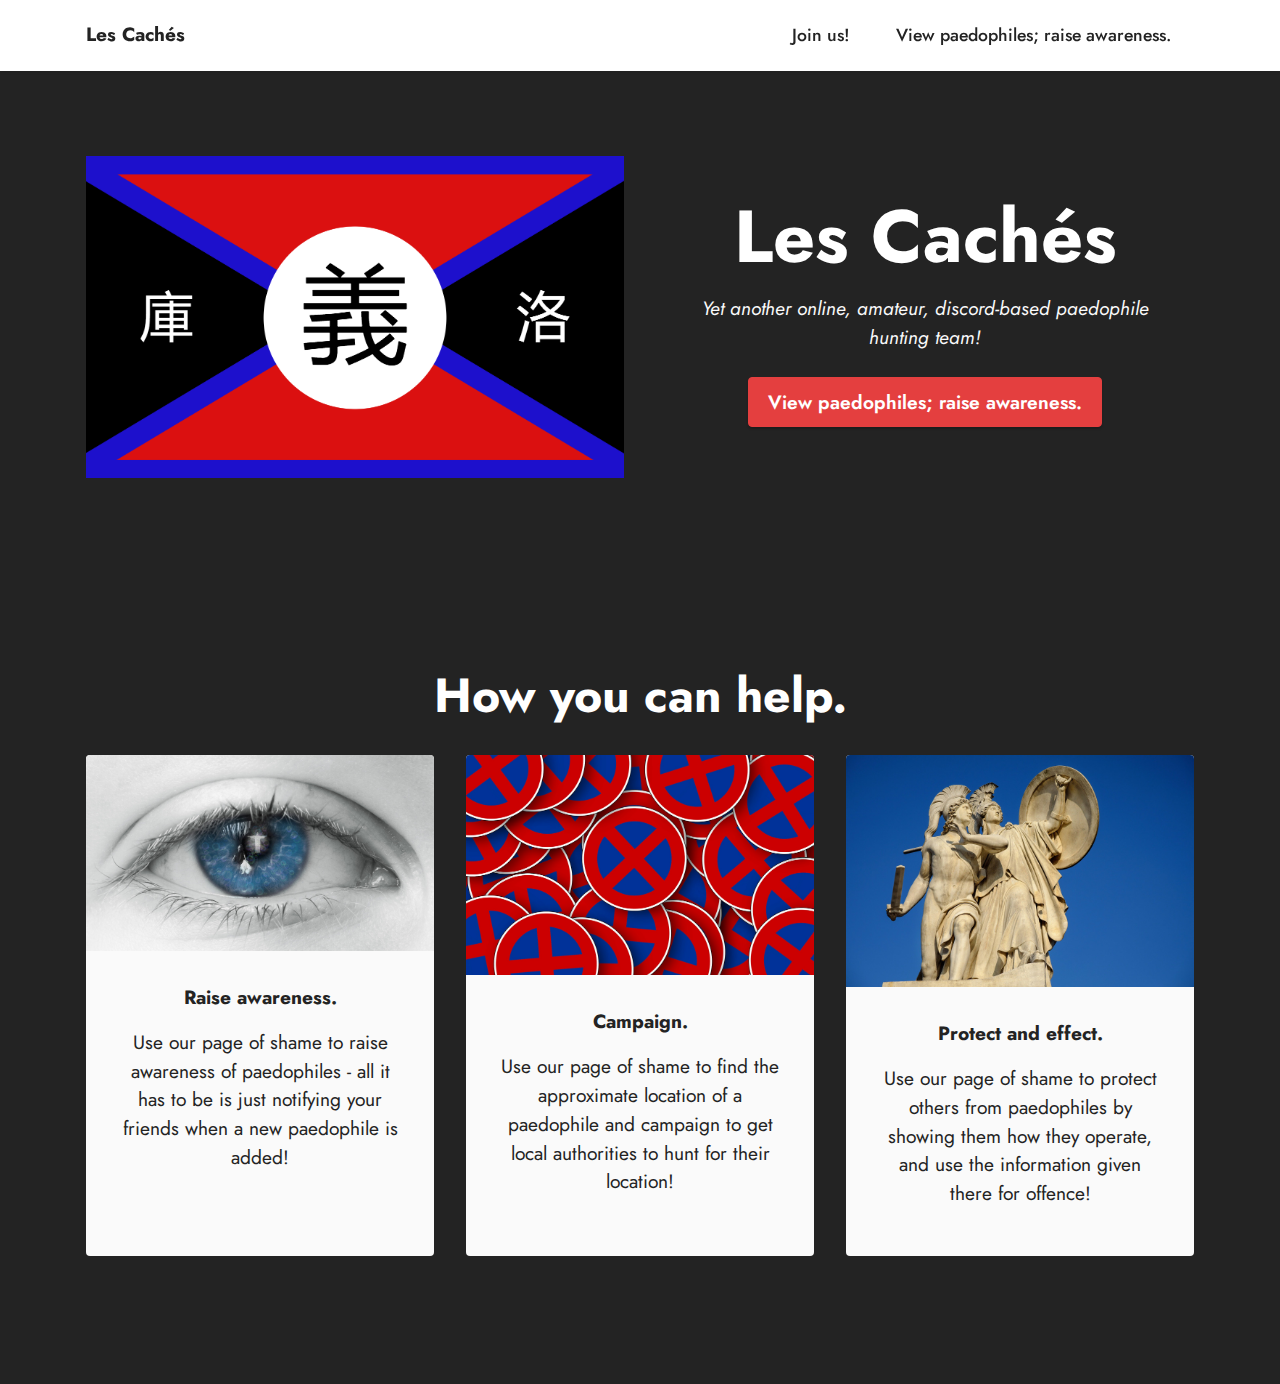
<file: index.html>
<!DOCTYPE html>
<html  >
<head>
  <!-- Site made with Mobirise Website Builder v5.4.1, https://mobirise.com -->
  <meta charset="UTF-8">
  <meta http-equiv="X-UA-Compatible" content="IE=edge">
  <meta name="generator" content="Mobirise v5.4.1, mobirise.com">
  <meta name="twitter:card" content="summary_large_image"/>
  <meta name="twitter:image:src" content="assets/images/index-meta.png">
  <meta property="og:image" content="assets/images/index-meta.png">
  <meta name="twitter:title" content="Les Cachés">
  <meta name="viewport" content="width=device-width, initial-scale=1, minimum-scale=1">
  <link rel="shortcut icon" href="assets/images/favicon.ico" type="image/x-icon">
  <meta name="description" content="Les Cachés is yet another online, amateur, discord-based paedophile hunting team! View our website to see a list of paedophiles to avoid and to spread the word that they're paedophiles!">
  
  
  <title>Les Cachés</title>
  <link rel="stylesheet" href="assets/bootstrap/css/bootstrap.min.css">
  <link rel="stylesheet" href="assets/bootstrap/css/bootstrap-grid.min.css">
  <link rel="stylesheet" href="assets/bootstrap/css/bootstrap-reboot.min.css">
  <link rel="stylesheet" href="assets/dropdown/css/style.css">
  <link rel="stylesheet" href="assets/socicon/css/styles.css">
  <link rel="stylesheet" href="assets/theme/css/style.css">
  <link rel="preload" href="https://fonts.googleapis.com/css2?family=Jost:ital,wght@0,400;0,700;1,400;1,700&display=swap&display=swap" as="style" onload="this.onload=null;this.rel='stylesheet'">
  <noscript><link rel="stylesheet" href="https://fonts.googleapis.com/css2?family=Jost:ital,wght@0,400;0,700;1,400;1,700&display=swap&display=swap"></noscript>
  <link rel="preload" as="style" href="assets/mobirise/css/mbr-additional.css"><link rel="stylesheet" href="assets/mobirise/css/mbr-additional.css" type="text/css">
  
  
  
  
</head>
<body>
  
  <section data-bs-version="5.1" class="menu menu1 cid-sHGsOq1E6r" once="menu" id="menu1-4">
    

    <nav class="navbar navbar-dropdown navbar-fixed-top navbar-expand-lg">
        <div class="container">
            <div class="navbar-brand">
                
                <span class="navbar-caption-wrap"><a class="navbar-caption text-black text-primary display-7" href="index.html">Les Cachés</a></span>
            </div>
            <button class="navbar-toggler" type="button" data-toggle="collapse" data-bs-toggle="collapse" data-target="#navbarSupportedContent" data-bs-target="#navbarSupportedContent" aria-controls="navbarNavAltMarkup" aria-expanded="false" aria-label="Toggle navigation">
                <div class="hamburger">
                    <span></span>
                    <span></span>
                    <span></span>
                    <span></span>
                </div>
            </button>
            <div class="collapse navbar-collapse" id="navbarSupportedContent">
                <ul class="navbar-nav nav-dropdown nav-right" data-app-modern-menu="true"><li class="nav-item"><a class="nav-link link text-black text-primary display-4" href="join.html">Join us!</a></li>
                    <li class="nav-item"><a class="nav-link link text-black text-primary display-4" href="page-of-shame.html">View paedophiles; raise awareness.</a>
                    </li></ul>
                
                
            </div>
        </div>
    </nav>
</section>

<section data-bs-version="5.1" class="header11 cid-sHEBdlW3pf" id="header11-1">

    

    

    <div class="container">
        <div class="row justify-content-center">
            <div class="col-12 col-md-6 image-wrapper">
                <img class="w-100" src="assets/images/les-caches-regular-flag.png" alt="Mobirise">
            </div>
            <div class="col-12 col-md">
                <div class="text-wrapper text-center">
                    <h1 class="mbr-section-title mbr-fonts-style mb-3 display-1"><strong>Les Cachés</strong></h1>
                    <p class="mbr-text mbr-fonts-style display-7"><em>Yet another online, amateur, discord-based paedophile hunting team!</em></p>
                    <div class="mbr-section-btn mt-3"><a class="btn btn-secondary display-7" href="page-of-shame.html">View paedophiles; raise awareness.</a></div>
                </div>
            </div>
        </div>
    </div>
</section>

<section data-bs-version="5.1" class="features3 cid-sHEBDmR2Dz" id="features3-2">
    
    
    <div class="container">
        <div class="mbr-section-head">
            <h4 class="mbr-section-title mbr-fonts-style align-center mb-0 display-2">
                <strong>How you can help.</strong></h4>
            
        </div>
        <div class="row mt-4">
            <div class="item features-image сol-12 col-md-6 col-lg-4">
                <div class="item-wrapper">
                    <div class="item-img">
                        <img src="assets/images/mbr.jpg" alt="">
                    </div>
                    <div class="item-content">
                        <h5 class="item-title mbr-fonts-style display-7"><strong>Raise awareness.</strong></h5>
                        
                        <p class="mbr-text mbr-fonts-style mt-3 display-7">Use our page of shame to raise awareness of paedophiles - all it has to be is just notifying your friends when a new paedophile is added!</p>
                    </div>
                    
                </div>
            </div>
            <div class="item features-image сol-12 col-md-6 col-lg-4">
                <div class="item-wrapper">
                    <div class="item-img">
                        <img src="assets/images/mbr-1.jpg" alt="">
                    </div>
                    <div class="item-content">
                        <h5 class="item-title mbr-fonts-style display-7"><strong>Campaign.</strong></h5>
                        
                        <p class="mbr-text mbr-fonts-style mt-3 display-7">Use our page of shame to find the approximate location of a paedophile and campaign to get local authorities to hunt for their location!</p>
                    </div>
                    
                </div>
            </div>
            <div class="item features-image сol-12 col-md-6 col-lg-4">
                <div class="item-wrapper">
                    <div class="item-img">
                        <img src="assets/images/mbr-2.jpg" alt="">
                    </div>
                    <div class="item-content">
                        <h5 class="item-title mbr-fonts-style display-7"><strong>Protect and effect.</strong></h5>
                        
                        <p class="mbr-text mbr-fonts-style mt-3 display-7">Use our page of shame to protect others from paedophiles by showing them how they operate, and use the information given there for offence!</p>
                    </div>
                    
                </div>
            </div>
        </div>
    </div>
</section>
</body>
</html>
</file>
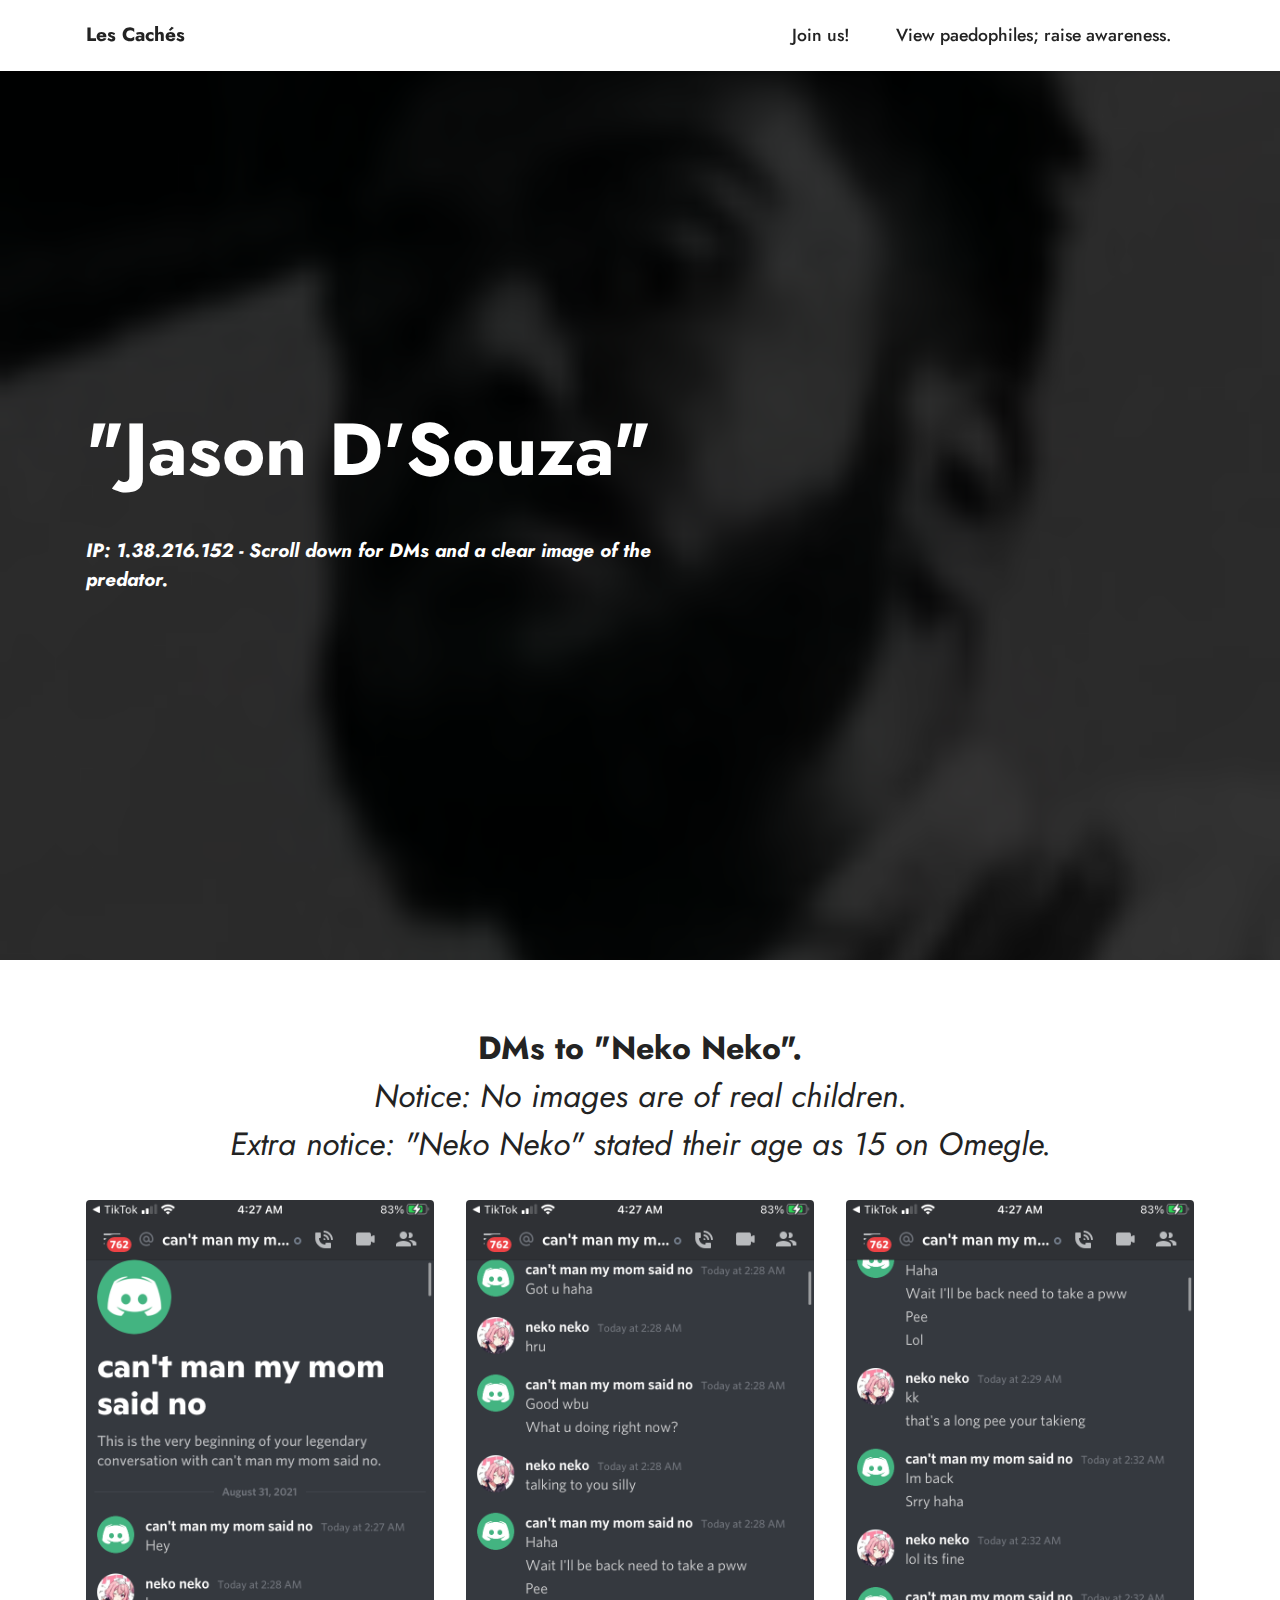
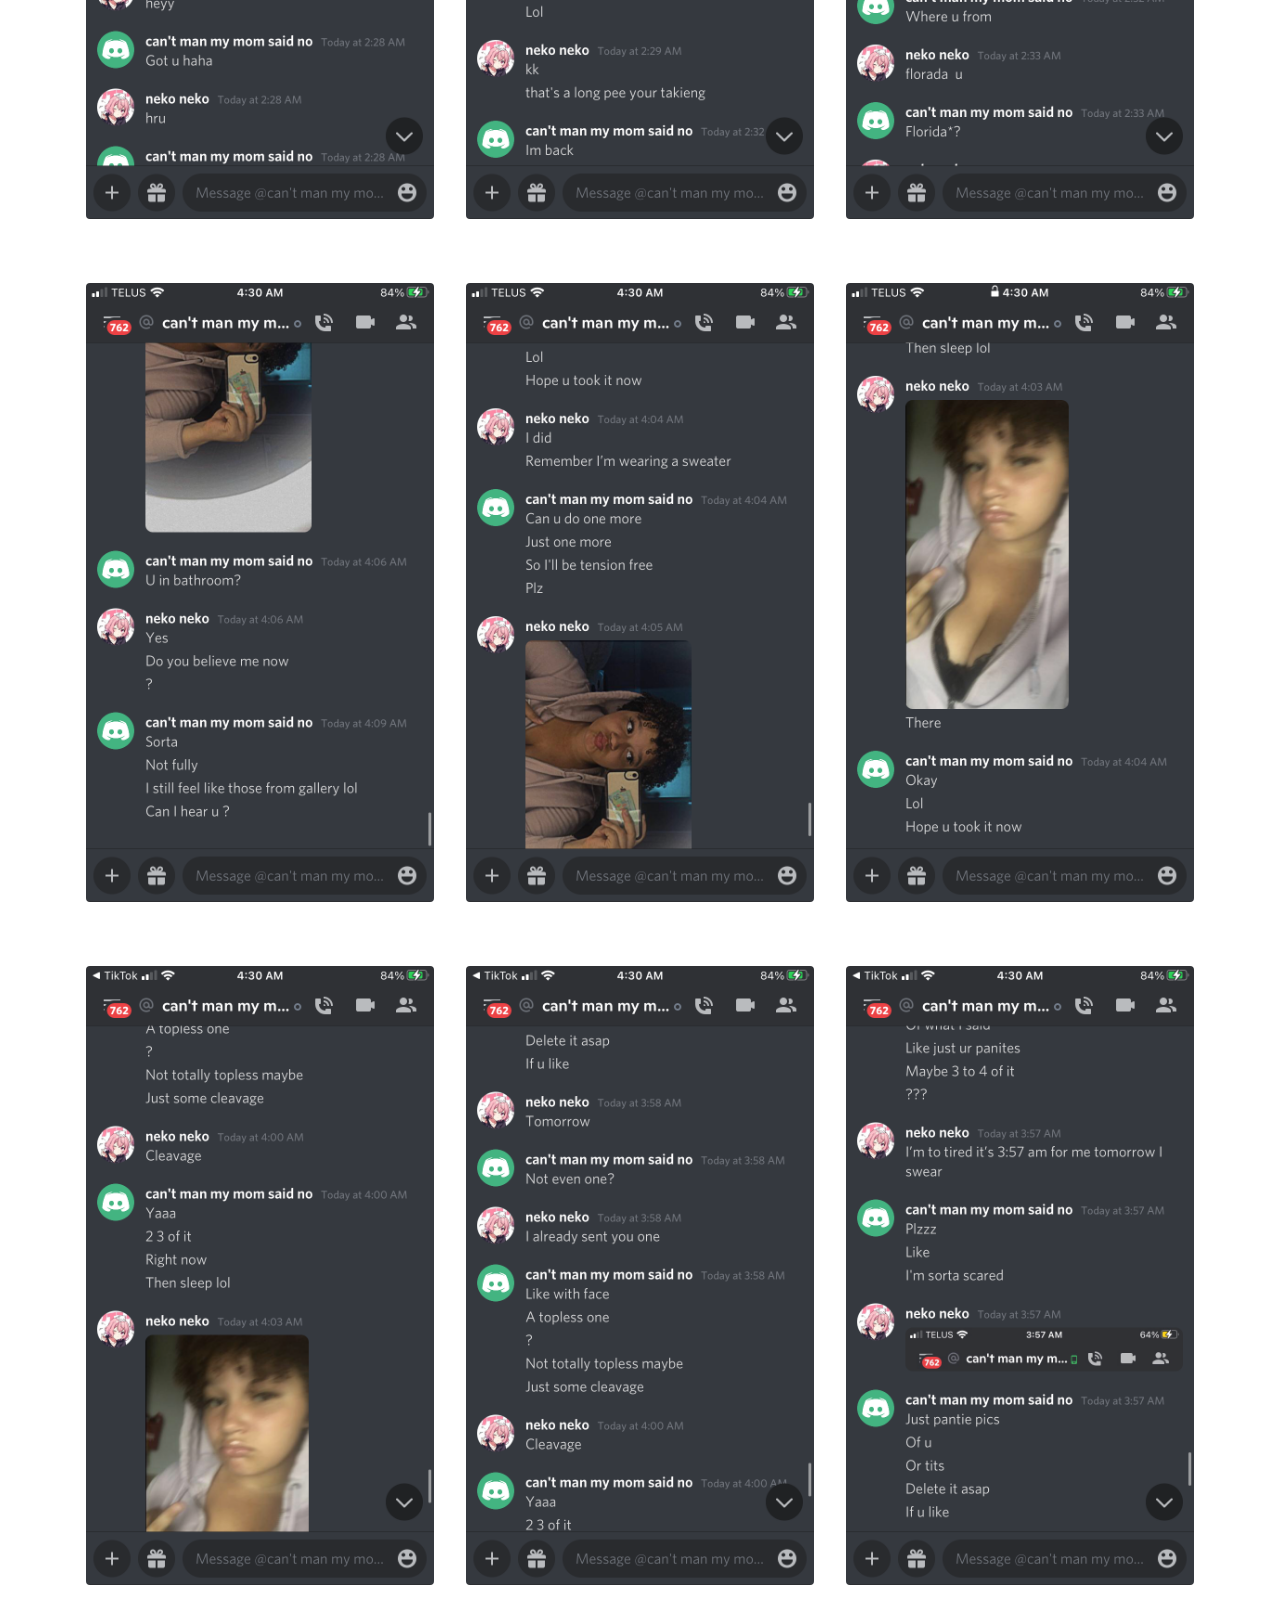
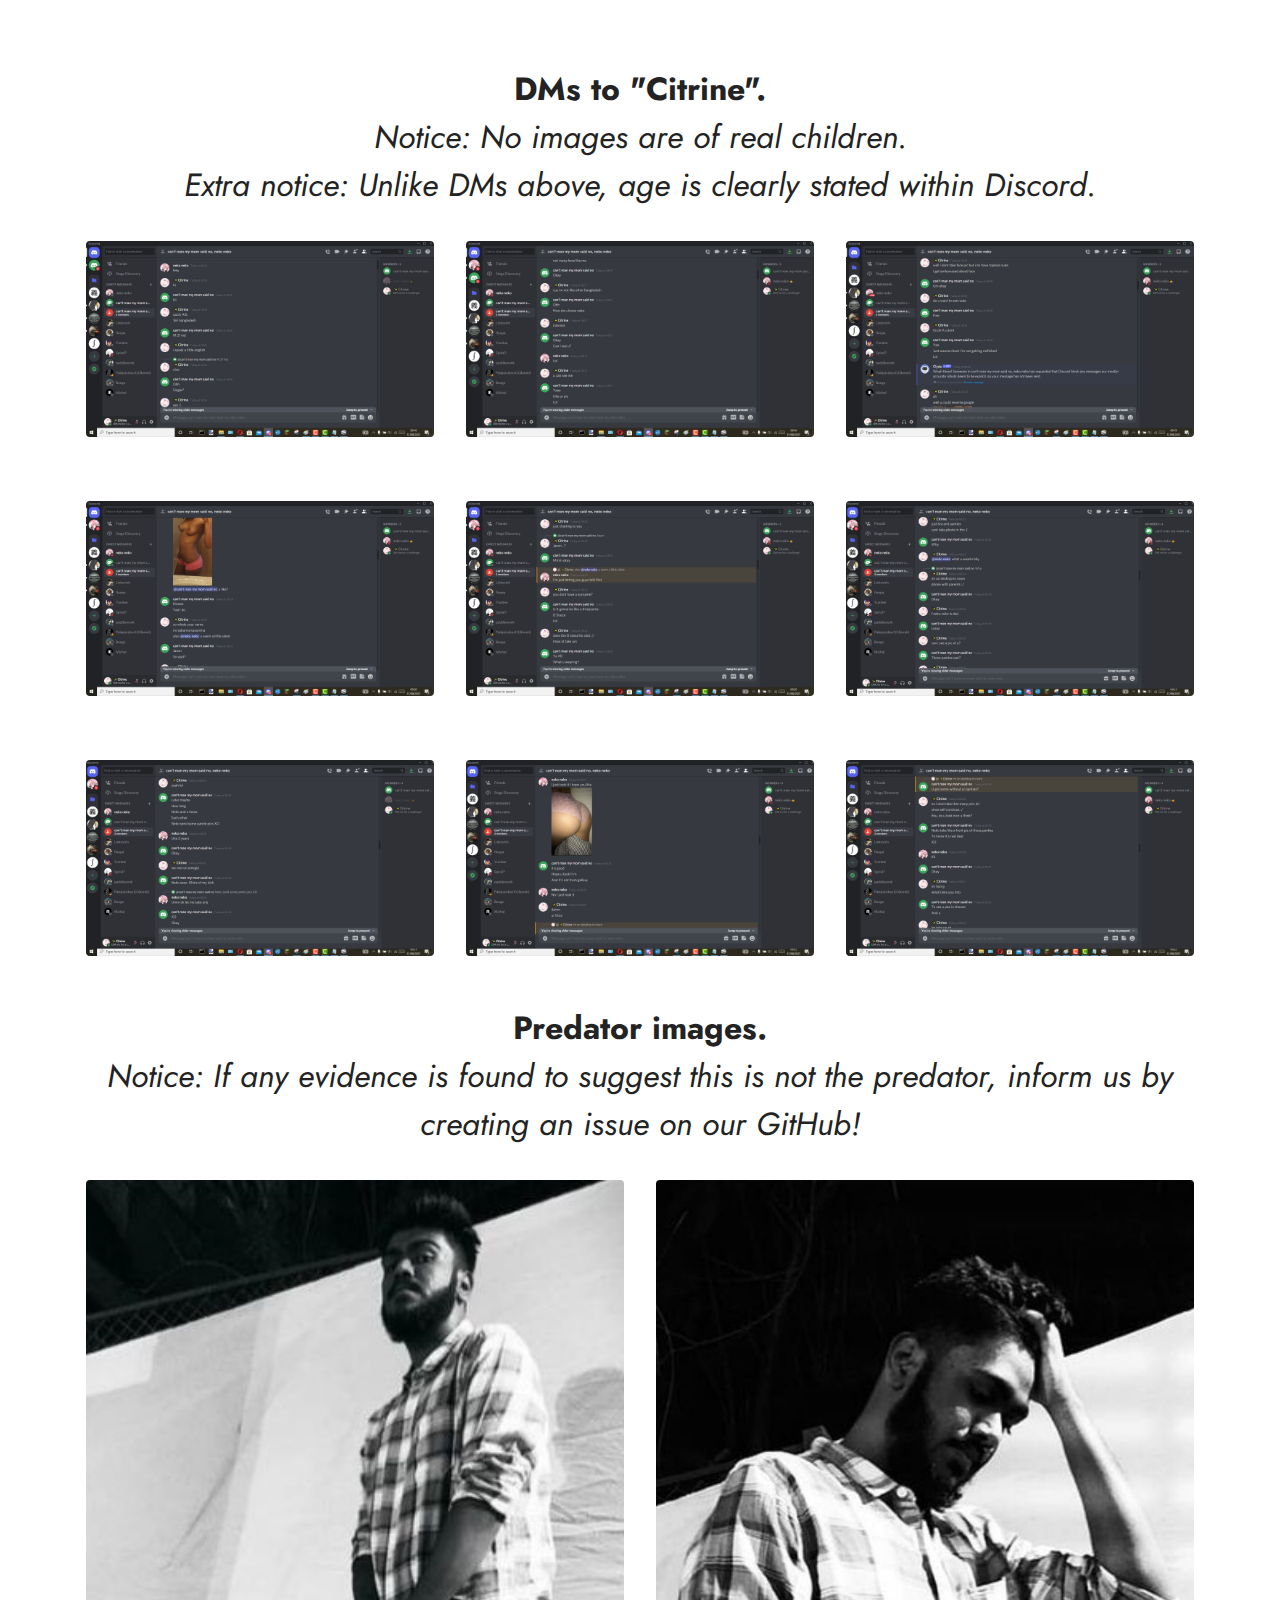
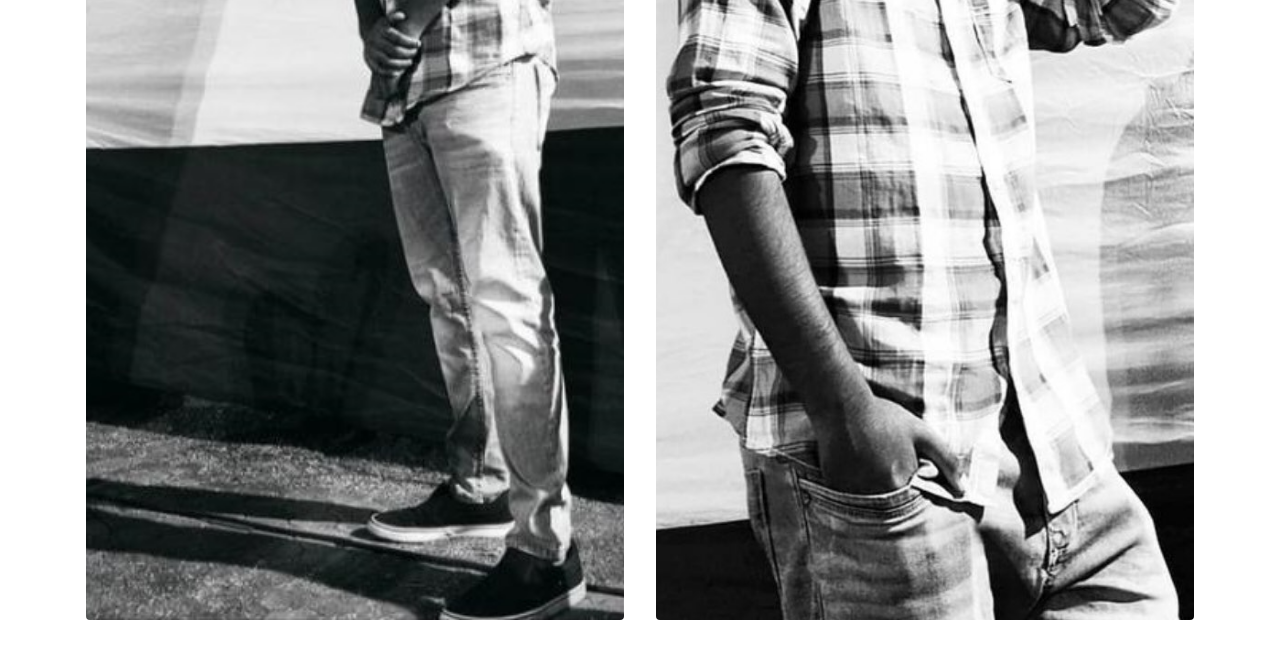
<file: 1.38.216.152.html>
<!DOCTYPE html>
<html  >
<head>
  <!-- Site made with Mobirise Website Builder v5.4.1, https://mobirise.com -->
  <meta charset="UTF-8">
  <meta http-equiv="X-UA-Compatible" content="IE=edge">
  <meta name="generator" content="Mobirise v5.4.1, mobirise.com">
  <meta name="twitter:card" content="summary_large_image"/>
  <meta name="twitter:image:src" content="assets/images/1.38.216.152-meta.png">
  <meta property="og:image" content="assets/images/1.38.216.152-meta.png">
  <meta name="twitter:title" content="1.38.216.152">
  <meta name="viewport" content="width=device-width, initial-scale=1, minimum-scale=1">
  <link rel="shortcut icon" href="assets/images/favicon.ico" type="image/x-icon">
  <meta name="description" content="Paedophile "Jason D'Souza" - IP: 1.38.216.152">
  
  
  <title>1.38.216.152</title>
  <link rel="stylesheet" href="assets/bootstrap/css/bootstrap.min.css">
  <link rel="stylesheet" href="assets/bootstrap/css/bootstrap-grid.min.css">
  <link rel="stylesheet" href="assets/bootstrap/css/bootstrap-reboot.min.css">
  <link rel="stylesheet" href="assets/parallax/jarallax.css">
  <link rel="stylesheet" href="assets/dropdown/css/style.css">
  <link rel="stylesheet" href="assets/socicon/css/styles.css">
  <link rel="stylesheet" href="assets/theme/css/style.css">
  <link rel="preload" href="https://fonts.googleapis.com/css2?family=Jost:ital,wght@0,400;0,700;1,400;1,700&display=swap&display=swap" as="style" onload="this.onload=null;this.rel='stylesheet'">
  <noscript><link rel="stylesheet" href="https://fonts.googleapis.com/css2?family=Jost:ital,wght@0,400;0,700;1,400;1,700&display=swap&display=swap"></noscript>
  <link rel="preload" as="style" href="assets/mobirise/css/mbr-additional.css"><link rel="stylesheet" href="assets/mobirise/css/mbr-additional.css" type="text/css">
  
  
  
  
</head>
<body>
  
  <section data-bs-version="5.1" class="menu menu1 cid-sHGsOq1E6r" once="menu" id="menu1-9">
    

    <nav class="navbar navbar-dropdown navbar-fixed-top navbar-expand-lg">
        <div class="container">
            <div class="navbar-brand">
                
                <span class="navbar-caption-wrap"><a class="navbar-caption text-black text-primary display-7" href="index.html">Les Cachés</a></span>
            </div>
            <button class="navbar-toggler" type="button" data-toggle="collapse" data-bs-toggle="collapse" data-target="#navbarSupportedContent" data-bs-target="#navbarSupportedContent" aria-controls="navbarNavAltMarkup" aria-expanded="false" aria-label="Toggle navigation">
                <div class="hamburger">
                    <span></span>
                    <span></span>
                    <span></span>
                    <span></span>
                </div>
            </button>
            <div class="collapse navbar-collapse" id="navbarSupportedContent">
                <ul class="navbar-nav nav-dropdown nav-right" data-app-modern-menu="true"><li class="nav-item"><a class="nav-link link text-black text-primary display-4" href="join.html">Join us!</a></li>
                    <li class="nav-item"><a class="nav-link link text-black text-primary display-4" href="page-of-shame.html">View paedophiles; raise awareness.</a>
                    </li></ul>
                
                
            </div>
        </div>
    </nav>
</section>

<section data-bs-version="5.1" class="header2 cid-sHGHs4GH0V mbr-fullscreen mbr-parallax-background" id="header2-a">

    

    <div class="mbr-overlay" style="opacity: 0.8; background-color: rgb(0, 0, 0);"></div>

    <div class="container">
        <div class="row">
            <div class="col-12 col-lg-7">
                <h1 class="mbr-section-title mbr-fonts-style mb-3 display-1"><strong>"Jason D'Souza"</strong></h1>
                
                <p class="mbr-text mbr-fonts-style display-7"><br><em><strong>IP: 1.38.216.152 - Scroll down for DMs and a clear image of the predator.</strong></em></p>
                
            </div>
        </div>
    </div>
</section>

<section data-bs-version="5.1" class="features3 cid-sHGHSmPFGr" id="features3-b">
    
    
    <div class="container">
        <div class="mbr-section-head">
            <h4 class="mbr-section-title mbr-fonts-style align-center mb-0 display-5">
                <strong>DMs to "Neko Neko".</strong><br><em>Notice: No images are of real children.</em><br><em>Extra notice: "Neko Neko" stated their age as 15 on Omegle.</em></h4>
            
        </div>
        <div class="row mt-4">
            
            <div class="item features-image сol-12 col-md-6 col-lg-4 active">
                <div class="item-wrapper">
                    <div class="item-img">
                        <img src="assets/images/image0.png" alt="" data-slide-to="0" data-bs-slide-to="0">
                    </div>
                    
                    
                </div>
            </div><div class="item features-image сol-12 col-md-6 col-lg-4">
                <div class="item-wrapper">
                    <div class="item-img">
                        <img src="assets/images/image1.png" alt="" data-slide-to="1" data-bs-slide-to="1">
                    </div>
                    
                    
                </div>
            </div>
            <div class="item features-image сol-12 col-md-6 col-lg-4">
                <div class="item-wrapper">
                    <div class="item-img">
                        <img src="assets/images/image2.png" alt="" data-slide-to="2" data-bs-slide-to="2">
                    </div>
                    
                    
                </div>
            </div>
        </div>
    </div>
</section>

<section data-bs-version="5.1" class="features3 cid-sHGIha6XkK" id="features3-c">
    
    
    <div class="container">
        
        <div class="row mt-4">
            <div class="item features-image сol-12 col-md-6 col-lg-4">
                <div class="item-wrapper">
                    <div class="item-img">
                        <img src="assets/images/image3.png" alt="">
                    </div>
                    
                    
                </div>
            </div>
            <div class="item features-image сol-12 col-md-6 col-lg-4">
                <div class="item-wrapper">
                    <div class="item-img">
                        <img src="assets/images/image4.png" alt="">
                    </div>
                    
                    
                </div>
            </div>
            <div class="item features-image сol-12 col-md-6 col-lg-4">
                <div class="item-wrapper">
                    <div class="item-img">
                        <img src="assets/images/image5.png" alt="">
                    </div>
                    
                    
                </div>
            </div>
        </div>
    </div>
</section>

<section data-bs-version="5.1" class="features3 cid-sHGIT0sUE7" id="features3-d">
    
    
    <div class="container">
        
        <div class="row mt-4">
            <div class="item features-image сol-12 col-md-6 col-lg-4">
                <div class="item-wrapper">
                    <div class="item-img">
                        <img src="assets/images/image6.png" alt="">
                    </div>
                    
                    
                </div>
            </div>
            <div class="item features-image сol-12 col-md-6 col-lg-4">
                <div class="item-wrapper">
                    <div class="item-img">
                        <img src="assets/images/image7.png" alt="">
                    </div>
                    
                    
                </div>
            </div>
            <div class="item features-image сol-12 col-md-6 col-lg-4">
                <div class="item-wrapper">
                    <div class="item-img">
                        <img src="assets/images/image8.png" alt="">
                    </div>
                    
                    
                </div>
            </div>
        </div>
    </div>
</section>

<section data-bs-version="5.1" class="features3 cid-sHGJbauYxE" id="features3-e">
    
    
    <div class="container">
        <div class="mbr-section-head">
            <h4 class="mbr-section-title mbr-fonts-style align-center mb-0 display-5">
                <strong>DMs to "Citrine".</strong><br><em>Notice: No images are of real children.</em><br><em>Extra notice: Unlike DMs above, age is clearly stated within Discord.</em><br></h4>
            
        </div>
        <div class="row mt-4">
            <div class="item features-image сol-12 col-md-6 col-lg-4">
                <div class="item-wrapper">
                    <div class="item-img">
                        <img src="assets/images/a.jpg" alt="">
                    </div>
                    
                    
                </div>
            </div>
            <div class="item features-image сol-12 col-md-6 col-lg-4">
                <div class="item-wrapper">
                    <div class="item-img">
                        <img src="assets/images/b.png" alt="">
                    </div>
                    
                    
                </div>
            </div>
            <div class="item features-image сol-12 col-md-6 col-lg-4">
                <div class="item-wrapper">
                    <div class="item-img">
                        <img src="assets/images/c.png" alt="">
                    </div>
                    
                    
                </div>
            </div>
        </div>
    </div>
</section>

<section data-bs-version="5.1" class="features3 cid-sHGKvR9x0r" id="features3-f">
    
    
    <div class="container">
        
        <div class="row mt-4">
            <div class="item features-image сol-12 col-md-6 col-lg-4">
                <div class="item-wrapper">
                    <div class="item-img">
                        <img src="assets/images/d.png" alt="" data-slide-to="0" data-bs-slide-to="0">
                    </div>
                    
                    
                </div>
            </div>
            <div class="item features-image сol-12 col-md-6 col-lg-4">
                <div class="item-wrapper">
                    <div class="item-img">
                        <img src="assets/images/e.png" alt="" data-slide-to="1" data-bs-slide-to="1">
                    </div>
                    
                    
                </div>
            </div><div class="item features-image сol-12 col-md-6 col-lg-4">
                <div class="item-wrapper">
                    <div class="item-img">
                        <img src="assets/images/f.png" alt="" data-slide-to="2" data-bs-slide-to="2">
                    </div>
                    
                    
                </div>
            </div>
            
        </div>
    </div>
</section>

<section data-bs-version="5.1" class="features3 cid-sHGKP3NS9m" id="features3-g">
    
    
    <div class="container">
        
        <div class="row mt-4">
            <div class="item features-image сol-12 col-md-6 col-lg-4">
                <div class="item-wrapper">
                    <div class="item-img">
                        <img src="assets/images/g.png" alt="">
                    </div>
                    
                    
                </div>
            </div>
            <div class="item features-image сol-12 col-md-6 col-lg-4">
                <div class="item-wrapper">
                    <div class="item-img">
                        <img src="assets/images/h.png" alt="">
                    </div>
                    
                    
                </div>
            </div>
            <div class="item features-image сol-12 col-md-6 col-lg-4">
                <div class="item-wrapper">
                    <div class="item-img">
                        <img src="assets/images/i.png" alt="">
                    </div>
                    
                    
                </div>
            </div>
        </div>
    </div>
</section>

<section data-bs-version="5.1" class="features3 cid-sHGLzHec9h" id="features3-h">
    
    
    <div class="container">
        <div class="mbr-section-head">
            <h4 class="mbr-section-title mbr-fonts-style align-center mb-0 display-5">
                <strong>Predator images.</strong><br><em>Notice: If any evidence is found to suggest this is not the predator, inform us by creating an issue on our GitHub!</em></h4>
            
        </div>
        <div class="row mt-4">
            <div class="item features-image сol-12 col-md-6 col-lg-6">
                <div class="item-wrapper">
                    <div class="item-img">
                        <img src="assets/images/sus.jpg" alt="">
                    </div>
                    
                    
                </div>
            </div>
            <div class="item features-image сol-12 col-md-6 col-lg-6">
                <div class="item-wrapper">
                    <div class="item-img">
                        <img src="assets/images/sus2.jpg" alt="">
                    </div>
                    
                    
                </div>
            </div>
            
        </div>
    </div>
</section>  
</body>
</html>
</file>
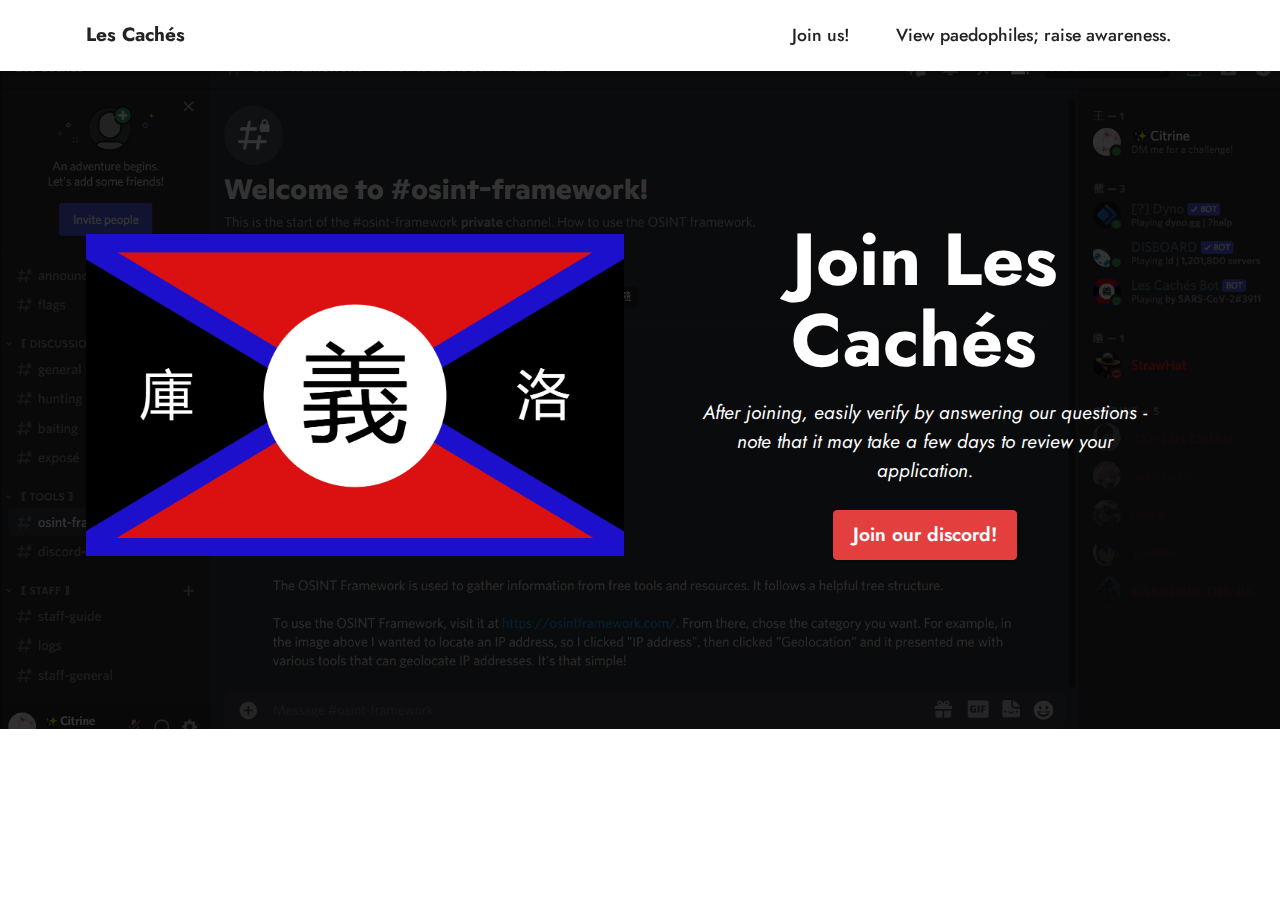
<file: join.html>
<!DOCTYPE html>
<html  >
<head>
  <!-- Site made with Mobirise Website Builder v5.4.1, https://mobirise.com -->
  <meta charset="UTF-8">
  <meta http-equiv="X-UA-Compatible" content="IE=edge">
  <meta name="generator" content="Mobirise v5.4.1, mobirise.com">
  <meta name="twitter:card" content="summary_large_image"/>
  <meta name="twitter:image:src" content="assets/images/join-meta.png">
  <meta property="og:image" content="assets/images/join-meta.png">
  <meta name="twitter:title" content="Join us">
  <meta name="viewport" content="width=device-width, initial-scale=1, minimum-scale=1">
  <link rel="shortcut icon" href="assets/images/favicon.ico" type="image/x-icon">
  <meta name="description" content="Join our discord here!">
  
  
  <title>Join us</title>
  <link rel="stylesheet" href="assets/bootstrap/css/bootstrap.min.css">
  <link rel="stylesheet" href="assets/bootstrap/css/bootstrap-grid.min.css">
  <link rel="stylesheet" href="assets/bootstrap/css/bootstrap-reboot.min.css">
  <link rel="stylesheet" href="assets/dropdown/css/style.css">
  <link rel="stylesheet" href="assets/socicon/css/styles.css">
  <link rel="stylesheet" href="assets/theme/css/style.css">
  <link rel="preload" href="https://fonts.googleapis.com/css2?family=Jost:ital,wght@0,400;0,700;1,400;1,700&display=swap&display=swap" as="style" onload="this.onload=null;this.rel='stylesheet'">
  <noscript><link rel="stylesheet" href="https://fonts.googleapis.com/css2?family=Jost:ital,wght@0,400;0,700;1,400;1,700&display=swap&display=swap"></noscript>
  <link rel="preload" as="style" href="assets/mobirise/css/mbr-additional.css"><link rel="stylesheet" href="assets/mobirise/css/mbr-additional.css" type="text/css">
  
  
  
  
</head>
<body>
  
  <section data-bs-version="5.1" class="menu menu1 cid-sHGsOq1E6r" once="menu" id="menu1-i">
    

    <nav class="navbar navbar-dropdown navbar-fixed-top navbar-expand-lg">
        <div class="container">
            <div class="navbar-brand">
                
                <span class="navbar-caption-wrap"><a class="navbar-caption text-black text-primary display-7" href="index.html">Les Cachés</a></span>
            </div>
            <button class="navbar-toggler" type="button" data-toggle="collapse" data-bs-toggle="collapse" data-target="#navbarSupportedContent" data-bs-target="#navbarSupportedContent" aria-controls="navbarNavAltMarkup" aria-expanded="false" aria-label="Toggle navigation">
                <div class="hamburger">
                    <span></span>
                    <span></span>
                    <span></span>
                    <span></span>
                </div>
            </button>
            <div class="collapse navbar-collapse" id="navbarSupportedContent">
                <ul class="navbar-nav nav-dropdown nav-right" data-app-modern-menu="true"><li class="nav-item"><a class="nav-link link text-black text-primary display-4" href="join.html">Join us!</a></li>
                    <li class="nav-item"><a class="nav-link link text-black text-primary display-4" href="page-of-shame.html">View paedophiles; raise awareness.</a>
                    </li></ul>
                
                
            </div>
        </div>
    </nav>
</section>

<section data-bs-version="5.1" class="header11 cid-sHGNxCJmGL" id="header11-j">

    

    <div class="mbr-overlay" style="opacity: 0.8; background-color: rgb(0, 0, 0);"></div>

    <div class="container">
        <div class="row justify-content-center">
            <div class="col-12 col-md-6 image-wrapper">
                <img class="w-100" src="assets/images/les-caches-regular-flag.png" alt="Mobirise">
            </div>
            <div class="col-12 col-md">
                <div class="text-wrapper text-center">
                    <h1 class="mbr-section-title mbr-fonts-style mb-3 display-1"><strong>Join Les Cachés&nbsp;</strong></h1>
                    <p class="mbr-text mbr-fonts-style display-7"><em>After joining, easily verify by answering our questions - note that it may take a few days to review your application.</em></p>
                    <div class="mbr-section-btn mt-3"><a class="btn btn-secondary display-7" href="https://discord.com/invite/EWU2rDcTU6" target="_blank">Join our discord!</a></div>
                </div>
            </div>
        </div>
    </div>
</section>  
</body>
</html>
</file>
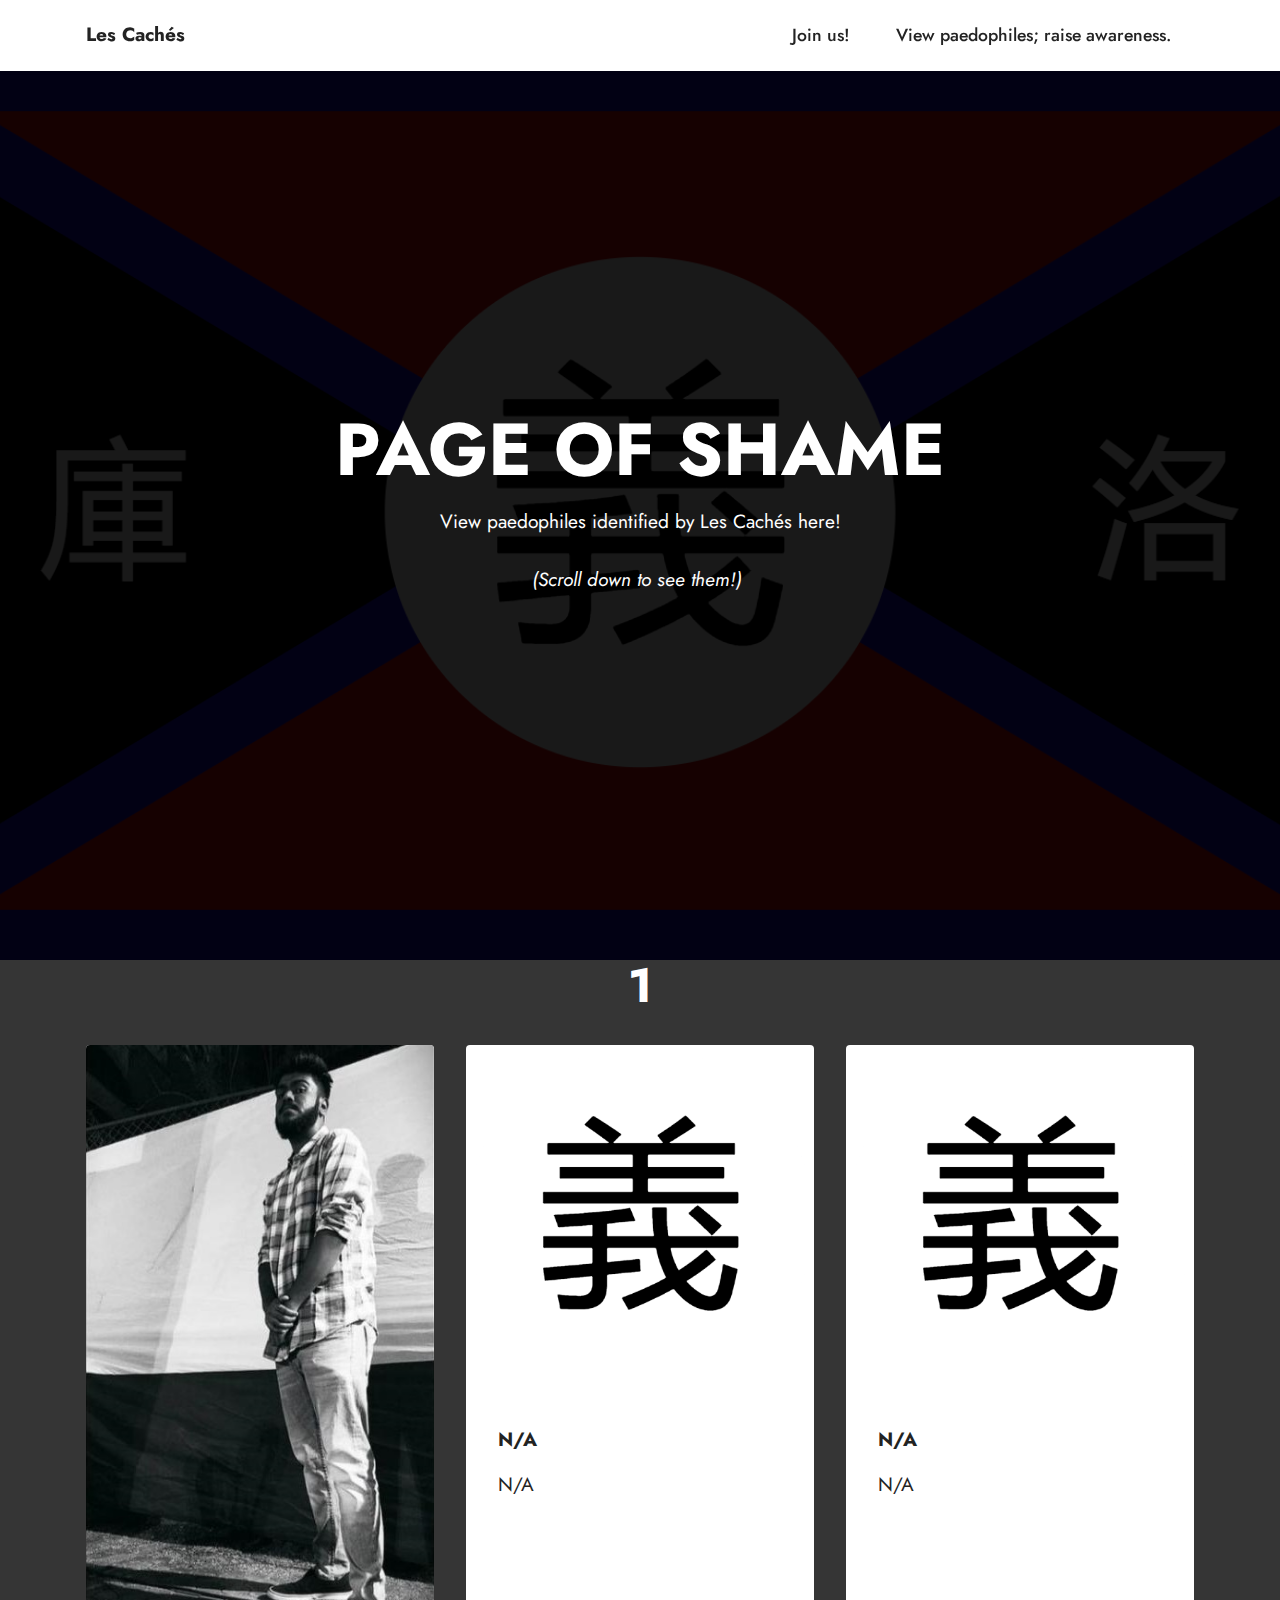
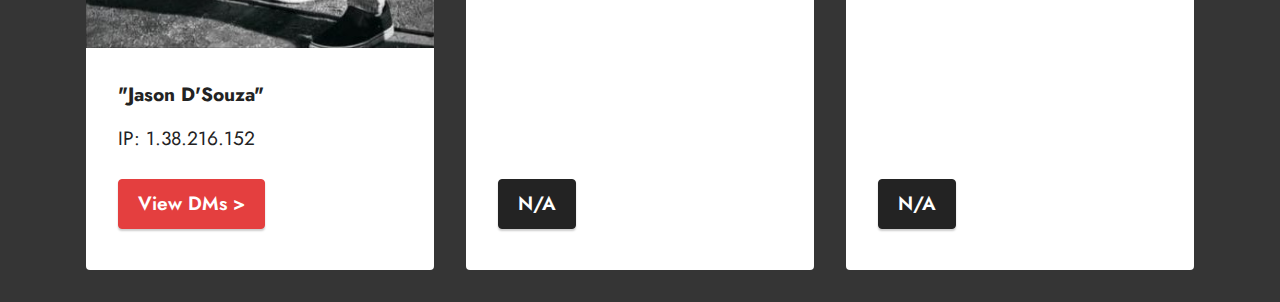
<file: page-of-shame.html>
<!DOCTYPE html>
<html  >
<head>
  <!-- Site made with Mobirise Website Builder v5.4.1, https://mobirise.com -->
  <meta charset="UTF-8">
  <meta http-equiv="X-UA-Compatible" content="IE=edge">
  <meta name="generator" content="Mobirise v5.4.1, mobirise.com">
  <meta name="twitter:card" content="summary_large_image"/>
  <meta name="twitter:image:src" content="assets/images/page-of-shame-meta.png">
  <meta property="og:image" content="assets/images/page-of-shame-meta.png">
  <meta name="twitter:title" content="Page of Shame">
  <meta name="viewport" content="width=device-width, initial-scale=1, minimum-scale=1">
  <link rel="shortcut icon" href="assets/images/favicon.ico" type="image/x-icon">
  <meta name="description" content="Use our page of shame to raise awareness of paedophiles, campaign to their local authorities or go on the offence with information provided!">
  
  
  <title>Page of Shame</title>
  <link rel="stylesheet" href="assets/bootstrap/css/bootstrap.min.css">
  <link rel="stylesheet" href="assets/bootstrap/css/bootstrap-grid.min.css">
  <link rel="stylesheet" href="assets/bootstrap/css/bootstrap-reboot.min.css">
  <link rel="stylesheet" href="assets/dropdown/css/style.css">
  <link rel="stylesheet" href="assets/socicon/css/styles.css">
  <link rel="stylesheet" href="assets/theme/css/style.css">
  <link rel="preload" href="https://fonts.googleapis.com/css2?family=Jost:ital,wght@0,400;0,700;1,400;1,700&display=swap&display=swap" as="style" onload="this.onload=null;this.rel='stylesheet'">
  <noscript><link rel="stylesheet" href="https://fonts.googleapis.com/css2?family=Jost:ital,wght@0,400;0,700;1,400;1,700&display=swap&display=swap"></noscript>
  <link rel="preload" as="style" href="assets/mobirise/css/mbr-additional.css"><link rel="stylesheet" href="assets/mobirise/css/mbr-additional.css" type="text/css">
  
  
  
  
</head>
<body>
  
  <section data-bs-version="5.1" class="menu menu1 cid-sHGsOq1E6r" once="menu" id="menu1-5">
    

    <nav class="navbar navbar-dropdown navbar-fixed-top navbar-expand-lg">
        <div class="container">
            <div class="navbar-brand">
                
                <span class="navbar-caption-wrap"><a class="navbar-caption text-black text-primary display-7" href="index.html">Les Cachés</a></span>
            </div>
            <button class="navbar-toggler" type="button" data-toggle="collapse" data-bs-toggle="collapse" data-target="#navbarSupportedContent" data-bs-target="#navbarSupportedContent" aria-controls="navbarNavAltMarkup" aria-expanded="false" aria-label="Toggle navigation">
                <div class="hamburger">
                    <span></span>
                    <span></span>
                    <span></span>
                    <span></span>
                </div>
            </button>
            <div class="collapse navbar-collapse" id="navbarSupportedContent">
                <ul class="navbar-nav nav-dropdown nav-right" data-app-modern-menu="true"><li class="nav-item"><a class="nav-link link text-black text-primary display-4" href="join.html">Join us!</a></li>
                    <li class="nav-item"><a class="nav-link link text-black text-primary display-4" href="page-of-shame.html">View paedophiles; raise awareness.</a>
                    </li></ul>
                
                
            </div>
        </div>
    </nav>
</section>

<section data-bs-version="5.1" class="header6 cid-sHGvnFohdi mbr-fullscreen" id="header6-6">

    

    <div class="mbr-overlay" style="opacity: 0.9; background-color: rgb(0, 0, 0);"></div>

    <div class="align-center container">
        <div class="row justify-content-center">
            <div class="col-12 col-lg-10">
                <h1 class="mbr-section-title mbr-fonts-style mbr-white mb-3 display-1"><strong>PAGE OF SHAME</strong></h1>
                
                <p class="mbr-text mbr-white mbr-fonts-style display-7">View paedophiles identified by Les Cachés here!<br><br><em>(Scroll down to see them!)</em>&nbsp;<br></p>
                
            </div>
        </div>
    </div>
</section>

<section data-bs-version="5.1" class="features3 cid-sHGvUN6p3N" id="features3-8">
    
    
    <div class="container">
        <div class="mbr-section-head">
            <h4 class="mbr-section-title mbr-fonts-style align-center mb-0 display-2">
                <strong>1</strong></h4>
            
        </div>
        <div class="row mt-4">
            <div class="item features-image сol-12 col-md-6 col-lg-4">
                <div class="item-wrapper">
                    <div class="item-img">
                        <img src="assets/images/sus.jpg" alt="">
                    </div>
                    <div class="item-content">
                        <h5 class="item-title mbr-fonts-style display-7"><strong>"</strong><strong>Jason D'Souza"</strong></h5>
                        
                        <p class="mbr-text mbr-fonts-style mt-3 display-7">IP:&nbsp;1.38.216.152</p>
                    </div>
                    <div class="mbr-section-btn item-footer mt-2"><a href="1.38.216.152.html" class="btn item-btn btn-secondary display-7">View DMs &gt;</a></div>
                </div>
            </div>
            <div class="item features-image сol-12 col-md-6 col-lg-4">
                <div class="item-wrapper">
                    <div class="item-img">
                        <img src="assets/images/emblem.png" alt="">
                    </div>
                    <div class="item-content">
                        <h5 class="item-title mbr-fonts-style display-7"><strong>N/A</strong></h5>
                        
                        <p class="mbr-text mbr-fonts-style mt-3 display-7">N/A</p>
                    </div>
                    <div class="mbr-section-btn item-footer mt-2"><a href="page-of-shame.html" class="btn item-btn btn-black display-7">N/A</a></div>
                </div>
            </div>
            <div class="item features-image сol-12 col-md-6 col-lg-4">
                <div class="item-wrapper">
                    <div class="item-img">
                        <img src="assets/images/emblem.png" alt="">
                    </div>
                    <div class="item-content">
                        <h5 class="item-title mbr-fonts-style display-7"><strong>N/A</strong></h5>
                        
                        <p class="mbr-text mbr-fonts-style mt-3 display-7">N/A<br></p>
                    </div>
                    <div class="mbr-section-btn item-footer mt-2"><a href="page-of-shame.html" class="btn item-btn btn-black display-7">N/A</a></div>
                </div>
            </div>
        </div>
    </div>
</section>	
</body>
</html>
</file>
<file: assets/dropdown/css/style.css>
.navbar-dropdown {
  left: 0;
  padding: 0;
  position: absolute;
  right: 0;
  top: 0;
  transition: all 0.45s ease;
  z-index: 1030;
  background: #282828; }
  .navbar-dropdown .navbar-logo {
    margin-right: 0.8rem;
    transition: margin 0.3s ease-in-out;
    vertical-align: middle; }
    .navbar-dropdown .navbar-logo img {
      height: 3.125rem;
      transition: all 0.3s ease-in-out; }
    .navbar-dropdown .navbar-logo.mbr-iconfont {
      font-size: 3.125rem;
      line-height: 3.125rem; }
  .navbar-dropdown .navbar-caption {
    font-weight: 700;
    white-space: normal;
    vertical-align: -4px;
    line-height: 3.125rem !important; }
    .navbar-dropdown .navbar-caption, .navbar-dropdown .navbar-caption:hover {
      color: inherit;
      text-decoration: none; }
  .navbar-dropdown .mbr-iconfont + .navbar-caption {
    vertical-align: -1px; }
  .navbar-dropdown.navbar-fixed-top {
    position: fixed; }
  .navbar-dropdown .navbar-brand span {
    vertical-align: -4px; }
  .navbar-dropdown.bg-color.transparent {
    background: none; }
  .navbar-dropdown.navbar-short .navbar-brand {
    padding: 0.625rem 0; }
    .navbar-dropdown.navbar-short .navbar-brand span {
      vertical-align: -1px; }
  .navbar-dropdown.navbar-short .navbar-caption {
    line-height: 2.375rem !important;
    vertical-align: -2px; }
  .navbar-dropdown.navbar-short .navbar-logo {
    margin-right: 0.5rem; }
    .navbar-dropdown.navbar-short .navbar-logo img {
      height: 2.375rem; }
    .navbar-dropdown.navbar-short .navbar-logo.mbr-iconfont {
      font-size: 2.375rem;
      line-height: 2.375rem; }
  .navbar-dropdown.navbar-short .mbr-table-cell {
    height: 3.625rem; }
  .navbar-dropdown .navbar-close {
    left: 0.6875rem;
    position: fixed;
    top: 0.75rem;
    z-index: 1000; }
  .navbar-dropdown .hamburger-icon {
    content: "";
    display: inline-block;
    vertical-align: middle;
    width: 16px;
    -webkit-box-shadow: 0 -6px 0 1px #282828,0 0 0 1px #282828,0 6px 0 1px #282828;
    -moz-box-shadow: 0 -6px 0 1px #282828,0 0 0 1px #282828,0 6px 0 1px #282828;
    box-shadow: 0 -6px 0 1px #282828,0 0 0 1px #282828,0 6px 0 1px #282828; }

.dropdown-menu .dropdown-toggle[data-toggle="dropdown-submenu"]::after {
  border-bottom: 0.35em solid transparent;
  border-left: 0.35em solid;
  border-right: 0;
  border-top: 0.35em solid transparent;
  margin-left: 0.3rem; }

.dropdown-menu .dropdown-item:focus {
  outline: 0; }

.nav-dropdown {
  font-size: 0.75rem;
  font-weight: 500;
  height: auto !important; }
  .nav-dropdown .nav-btn {
    padding-left: 1rem; }
  .nav-dropdown .link {
    margin: .667em 1.667em;
    font-weight: 500;
    padding: 0;
    transition: color .2s ease-in-out; }
    .nav-dropdown .link.dropdown-toggle {
      margin-right: 2.583em; }
      .nav-dropdown .link.dropdown-toggle::after {
        margin-left: .25rem;
        border-top: 0.35em solid;
        border-right: 0.35em solid transparent;
        border-left: 0.35em solid transparent;
        border-bottom: 0; }
      .nav-dropdown .link.dropdown-toggle[aria-expanded="true"] {
        margin: 0;
        padding: 0.667em 3.263em  0.667em 1.667em; }
  .nav-dropdown .link::after,
  .nav-dropdown .dropdown-item::after {
    color: inherit; }
  .nav-dropdown .btn {
    font-size: 0.75rem;
    font-weight: 700;
    letter-spacing: 0;
    margin-bottom: 0;
    padding-left: 1.25rem;
    padding-right: 1.25rem; }
  .nav-dropdown .dropdown-menu {
    border-radius: 0;
    border: 0;
    left: 0;
    margin: 0;
    padding-bottom: 1.25rem;
    padding-top: 1.25rem;
    position: relative; }
  .nav-dropdown .dropdown-submenu {
    margin-left: 0.125rem;
    top: 0; }
  .nav-dropdown .dropdown-item {
    font-weight: 500;
    line-height: 2;
    padding: 0.3846em 4.615em 0.3846em 1.5385em;
    position: relative;
    transition: color .2s ease-in-out, background-color .2s ease-in-out; }
    .nav-dropdown .dropdown-item::after {
      margin-top: -0.3077em;
      position: absolute;
      right: 1.1538em;
      top: 50%; }
    .nav-dropdown .dropdown-item:focus, .nav-dropdown .dropdown-item:hover {
      background: none; }

@media (max-width: 767px) {
  .nav-dropdown.navbar-toggleable-sm {
    bottom: 0;
    display: none;
    left: 0;
    overflow-x: hidden;
    position: fixed;
    top: 0;
    transform: translateX(-100%);
    -ms-transform: translateX(-100%);
    -webkit-transform: translateX(-100%);
    width: 18.75rem;
    z-index: 999; } }
.nav-dropdown.navbar-toggleable-xl {
  bottom: 0;
  display: none;
  left: 0;
  overflow-x: hidden;
  position: fixed;
  top: 0;
  transform: translateX(-100%);
  -ms-transform: translateX(-100%);
  -webkit-transform: translateX(-100%);
  width: 18.75rem;
  z-index: 999; }

.nav-dropdown-sm {
  display: block !important;
  overflow-x: hidden;
  overflow: auto;
  padding-top: 3.875rem; }
  .nav-dropdown-sm::after {
    content: "";
    display: block;
    height: 3rem;
    width: 100%; }
  .nav-dropdown-sm.collapse.in ~ .navbar-close {
    display: block !important; }
  .nav-dropdown-sm.collapsing, .nav-dropdown-sm.collapse.in {
    transform: translateX(0);
    -ms-transform: translateX(0);
    -webkit-transform: translateX(0);
    transition: all 0.25s ease-out;
    -webkit-transition: all 0.25s ease-out;
    background: #282828; }
  .nav-dropdown-sm.collapsing[aria-expanded="false"] {
    transform: translateX(-100%);
    -ms-transform: translateX(-100%);
    -webkit-transform: translateX(-100%); }
  .nav-dropdown-sm .nav-item {
    display: block;
    margin-left: 0 !important;
    padding-left: 0; }
  .nav-dropdown-sm .link,
  .nav-dropdown-sm .dropdown-item {
    border-top: 1px dotted rgba(255, 255, 255, 0.1);
    font-size: 0.8125rem;
    line-height: 1.6;
    margin: 0 !important;
    padding: 0.875rem 2.4rem 0.875rem 1.5625rem !important;
    position: relative;
    white-space: normal; }
    .nav-dropdown-sm .link:focus, .nav-dropdown-sm .link:hover,
    .nav-dropdown-sm .dropdown-item:focus,
    .nav-dropdown-sm .dropdown-item:hover {
      background: rgba(0, 0, 0, 0.2) !important;
      color: #c0a375; }
  .nav-dropdown-sm .nav-btn {
    position: relative;
    padding: 1.5625rem 1.5625rem 0 1.5625rem; }
    .nav-dropdown-sm .nav-btn::before {
      border-top: 1px dotted rgba(255, 255, 255, 0.1);
      content: "";
      left: 0;
      position: absolute;
      top: 0;
      width: 100%; }
    .nav-dropdown-sm .nav-btn + .nav-btn {
      padding-top: 0.625rem; }
      .nav-dropdown-sm .nav-btn + .nav-btn::before {
        display: none; }
  .nav-dropdown-sm .btn {
    padding: 0.625rem 0; }
  .nav-dropdown-sm .dropdown-toggle[data-toggle="dropdown-submenu"]::after {
    margin-left: .25rem;
    border-top: 0.35em solid;
    border-right: 0.35em solid transparent;
    border-left: 0.35em solid transparent;
    border-bottom: 0; }
  .nav-dropdown-sm .dropdown-toggle[data-toggle="dropdown-submenu"][aria-expanded="true"]::after {
    border-top: 0;
    border-right: 0.35em solid transparent;
    border-left: 0.35em solid transparent;
    border-bottom: 0.35em solid; }
  .nav-dropdown-sm .dropdown-menu {
    margin: 0;
    padding: 0;
    position: relative;
    top: 0;
    left: 0;
    width: 100%;
    border: 0;
    float: none;
    border-radius: 0;
    background: none; }
  .nav-dropdown-sm .dropdown-submenu {
    left: 100%;
    margin-left: 0.125rem;
    margin-top: -1.25rem;
    top: 0; }

.navbar-toggleable-sm .nav-dropdown .dropdown-menu {
  position: absolute; }

.navbar-toggleable-sm .nav-dropdown .dropdown-submenu {
  left: 100%;
  margin-left: 0.125rem;
  margin-top: -1.25rem;
  top: 0; }

.navbar-toggleable-sm.opened .nav-dropdown .dropdown-menu {
  position: relative; }

.navbar-toggleable-sm.opened .nav-dropdown .dropdown-submenu {
  left: 0;
  margin-left: 00rem;
  margin-top: 0rem;
  top: 0; }

.is-builder .nav-dropdown.collapsing {
  transition: none !important; }
</file>
<file: assets/socicon/css/styles.css>
@charset "UTF-8";

@font-face {
  font-family: 'Socicon';
  src:  url('../fonts/socicon.eot');
  src:  url('../fonts/socicon.eot?#iefix') format('embedded-opentype'),
    url('../fonts/socicon.woff2') format('woff2'),
    url('../fonts/socicon.ttf') format('truetype'),
    url('../fonts/socicon.woff') format('woff'),
    url('../fonts/socicon.svg#socicon') format('svg');
  font-weight: normal;
  font-style: normal;
  font-display: swap;
}

[data-icon]:before {
  font-family: "socicon" !important;
  content: attr(data-icon);
  font-style: normal !important;
  font-weight: normal !important;
  font-variant: normal !important;
  text-transform: none !important;
  speak: none;
  line-height: 1;
  -webkit-font-smoothing: antialiased;
  -moz-osx-font-smoothing: grayscale;
}

[class^="socicon-"], [class*=" socicon-"] {
  /* use !important to prevent issues with browser extensions that change fonts */
  font-family: 'Socicon' !important;
  speak: none;
  font-style: normal;
  font-weight: normal;
  font-variant: normal;
  text-transform: none;
  line-height: 1;

  /* Better Font Rendering =========== */
  -webkit-font-smoothing: antialiased;
  -moz-osx-font-smoothing: grayscale;
}

.socicon-eitaa:before {
  content: "\e97c";
}
.socicon-soroush:before {
  content: "\e97d";
}
.socicon-bale:before {
  content: "\e97e";
}
.socicon-zazzle:before {
  content: "\e97b";
}
.socicon-society6:before {
  content: "\e97a";
}
.socicon-redbubble:before {
  content: "\e979";
}
.socicon-avvo:before {
  content: "\e978";
}
.socicon-stitcher:before {
  content: "\e977";
}
.socicon-googlehangouts:before {
  content: "\e974";
}
.socicon-dlive:before {
  content: "\e975";
}
.socicon-vsco:before {
  content: "\e976";
}
.socicon-flipboard:before {
  content: "\e973";
}
.socicon-ubuntu:before {
  content: "\e958";
}
.socicon-artstation:before {
  content: "\e959";
}
.socicon-invision:before {
  content: "\e95a";
}
.socicon-torial:before {
  content: "\e95b";
}
.socicon-collectorz:before {
  content: "\e95c";
}
.socicon-seenthis:before {
  content: "\e95d";
}
.socicon-googleplaymusic:before {
  content: "\e95e";
}
.socicon-debian:before {
  content: "\e95f";
}
.socicon-filmfreeway:before {
  content: "\e960";
}
.socicon-gnome:before {
  content: "\e961";
}
.socicon-itchio:before {
  content: "\e962";
}
.socicon-jamendo:before {
  content: "\e963";
}
.socicon-mix:before {
  content: "\e964";
}
.socicon-sharepoint:before {
  content: "\e965";
}
.socicon-tinder:before {
  content: "\e966";
}
.socicon-windguru:before {
  content: "\e967";
}
.socicon-cdbaby:before {
  content: "\e968";
}
.socicon-elementaryos:before {
  content: "\e969";
}
.socicon-stage32:before {
  content: "\e96a";
}
.socicon-tiktok:before {
  content: "\e96b";
}
.socicon-gitter:before {
  content: "\e96c";
}
.socicon-letterboxd:before {
  content: "\e96d";
}
.socicon-threema:before {
  content: "\e96e";
}
.socicon-splice:before {
  content: "\e96f";
}
.socicon-metapop:before {
  content: "\e970";
}
.socicon-naver:before {
  content: "\e971";
}
.socicon-remote:before {
  content: "\e972";
}
.socicon-internet:before {
  content: "\e957";
}
.socicon-moddb:before {
  content: "\e94b";
}
.socicon-indiedb:before {
  content: "\e94c";
}
.socicon-traxsource:before {
  content: "\e94d";
}
.socicon-gamefor:before {
  content: "\e94e";
}
.socicon-pixiv:before {
  content: "\e94f";
}
.socicon-myanimelist:before {
  content: "\e950";
}
.socicon-blackberry:before {
  content: "\e951";
}
.socicon-wickr:before {
  content: "\e952";
}
.socicon-spip:before {
  content: "\e953";
}
.socicon-napster:before {
  content: "\e954";
}
.socicon-beatport:before {
  content: "\e955";
}
.socicon-hackerone:before {
  content: "\e956";
}
.socicon-hackernews:before {
  content: "\e946";
}
.socicon-smashwords:before {
  content: "\e947";
}
.socicon-kobo:before {
  content: "\e948";
}
.socicon-bookbub:before {
  content: "\e949";
}
.socicon-mailru:before {
  content: "\e94a";
}
.socicon-gitlab:before {
  content: "\e945";
}
.socicon-instructables:before {
  content: "\e944";
}
.socicon-portfolio:before {
  content: "\e943";
}
.socicon-codered:before {
  content: "\e940";
}
.socicon-origin:before {
  content: "\e941";
}
.socicon-nextdoor:before {
  content: "\e942";
}
.socicon-udemy:before {
  content: "\e93f";
}
.socicon-livemaster:before {
  content: "\e93e";
}
.socicon-crunchbase:before {
  content: "\e93b";
}
.socicon-homefy:before {
  content: "\e93c";
}
.socicon-calendly:before {
  content: "\e93d";
}
.socicon-realtor:before {
  content: "\e90f";
}
.socicon-tidal:before {
  content: "\e910";
}
.socicon-qobuz:before {
  content: "\e911";
}
.socicon-natgeo:before {
  content: "\e912";
}
.socicon-mastodon:before {
  content: "\e913";
}
.socicon-unsplash:before {
  content: "\e914";
}
.socicon-homeadvisor:before {
  content: "\e915";
}
.socicon-angieslist:before {
  content: "\e916";
}
.socicon-codepen:before {
  content: "\e917";
}
.socicon-slack:before {
  content: "\e918";
}
.socicon-openaigym:before {
  content: "\e919";
}
.socicon-logmein:before {
  content: "\e91a";
}
.socicon-fiverr:before {
  content: "\e91b";
}
.socicon-gotomeeting:before {
  content: "\e91c";
}
.socicon-aliexpress:before {
  content: "\e91d";
}
.socicon-guru:before {
  content: "\e91e";
}
.socicon-appstore:before {
  content: "\e91f";
}
.socicon-homes:before {
  content: "\e920";
}
.socicon-zoom:before {
  content: "\e921";
}
.socicon-alibaba:before {
  content: "\e922";
}
.socicon-craigslist:before {
  content: "\e923";
}
.socicon-wix:before {
  content: "\e924";
}
.socicon-redfin:before {
  content: "\e925";
}
.socicon-googlecalendar:before {
  content: "\e926";
}
.socicon-shopify:before {
  content: "\e927";
}
.socicon-freelancer:before {
  content: "\e928";
}
.socicon-seedrs:before {
  content: "\e929";
}
.socicon-bing:before {
  content: "\e92a";
}
.socicon-doodle:before {
  content: "\e92b";
}
.socicon-bonanza:before {
  content: "\e92c";
}
.socicon-squarespace:before {
  content: "\e92d";
}
.socicon-toptal:before {
  content: "\e92e";
}
.socicon-gust:before {
  content: "\e92f";
}
.socicon-ask:before {
  content: "\e930";
}
.socicon-trulia:before {
  content: "\e931";
}
.socicon-loomly:before {
  content: "\e932";
}
.socicon-ghost:before {
  content: "\e933";
}
.socicon-upwork:before {
  content: "\e934";
}
.socicon-fundable:before {
  content: "\e935";
}
.socicon-booking:before {
  content: "\e936";
}
.socicon-googlemaps:before {
  content: "\e937";
}
.socicon-zillow:before {
  content: "\e938";
}
.socicon-niconico:before {
  content: "\e939";
}
.socicon-toneden:before {
  content: "\e93a";
}
.socicon-augment:before {
  content: "\e908";
}
.socicon-bitbucket:before {
  content: "\e909";
}
.socicon-fyuse:before {
  content: "\e90a";
}
.socicon-yt-gaming:before {
  content: "\e90b";
}
.socicon-sketchfab:before {
  content: "\e90c";
}
.socicon-mobcrush:before {
  content: "\e90d";
}
.socicon-microsoft:before {
  content: "\e90e";
}
.socicon-pandora:before {
  content: "\e907";
}
.socicon-messenger:before {
  content: "\e906";
}
.socicon-gamewisp:before {
  content: "\e905";
}
.socicon-bloglovin:before {
  content: "\e904";
}
.socicon-tunein:before {
  content: "\e903";
}
.socicon-gamejolt:before {
  content: "\e901";
}
.socicon-trello:before {
  content: "\e902";
}
.socicon-spreadshirt:before {
  content: "\e900";
}
.socicon-500px:before {
  content: "\e000";
}
.socicon-8tracks:before {
  content: "\e001";
}
.socicon-airbnb:before {
  content: "\e002";
}
.socicon-alliance:before {
  content: "\e003";
}
.socicon-amazon:before {
  content: "\e004";
}
.socicon-amplement:before {
  content: "\e005";
}
.socicon-android:before {
  content: "\e006";
}
.socicon-angellist:before {
  content: "\e007";
}
.socicon-apple:before {
  content: "\e008";
}
.socicon-appnet:before {
  content: "\e009";
}
.socicon-baidu:before {
  content: "\e00a";
}
.socicon-bandcamp:before {
  content: "\e00b";
}
.socicon-battlenet:before {
  content: "\e00c";
}
.socicon-mixer:before {
  content: "\e00d";
}
.socicon-bebee:before {
  content: "\e00e";
}
.socicon-bebo:before {
  content: "\e00f";
}
.socicon-behance:before {
  content: "\e010";
}
.socicon-blizzard:before {
  content: "\e011";
}
.socicon-blogger:before {
  content: "\e012";
}
.socicon-buffer:before {
  content: "\e013";
}
.socicon-chrome:before {
  content: "\e014";
}
.socicon-coderwall:before {
  content: "\e015";
}
.socicon-curse:before {
  content: "\e016";
}
.socicon-dailymotion:before {
  content: "\e017";
}
.socicon-deezer:before {
  content: "\e018";
}
.socicon-delicious:before {
  content: "\e019";
}
.socicon-deviantart:before {
  content: "\e01a";
}
.socicon-diablo:before {
  content: "\e01b";
}
.socicon-digg:before {
  content: "\e01c";
}
.socicon-discord:before {
  content: "\e01d";
}
.socicon-disqus:before {
  content: "\e01e";
}
.socicon-douban:before {
  content: "\e01f";
}
.socicon-draugiem:before {
  content: "\e020";
}
.socicon-dribbble:before {
  content: "\e021";
}
.socicon-drupal:before {
  content: "\e022";
}
.socicon-ebay:before {
  content: "\e023";
}
.socicon-ello:before {
  content: "\e024";
}
.socicon-endomodo:before {
  content: "\e025";
}
.socicon-envato:before {
  content: "\e026";
}
.socicon-etsy:before {
  content: "\e027";
}
.socicon-facebook:before {
  content: "\e028";
}
.socicon-feedburner:before {
  content: "\e029";
}
.socicon-filmweb:before {
  content: "\e02a";
}
.socicon-firefox:before {
  content: "\e02b";
}
.socicon-flattr:before {
  content: "\e02c";
}
.socicon-flickr:before {
  content: "\e02d";
}
.socicon-formulr:before {
  content: "\e02e";
}
.socicon-forrst:before {
  content: "\e02f";
}
.socicon-foursquare:before {
  content: "\e030";
}
.socicon-friendfeed:before {
  content: "\e031";
}
.socicon-github:before {
  content: "\e032";
}
.socicon-goodreads:before {
  content: "\e033";
}
.socicon-google:before {
  content: "\e034";
}
.socicon-googlescholar:before {
  content: "\e035";
}
.socicon-googlegroups:before {
  content: "\e036";
}
.socicon-googlephotos:before {
  content: "\e037";
}
.socicon-googleplus:before {
  content: "\e038";
}
.socicon-grooveshark:before {
  content: "\e039";
}
.socicon-hackerrank:before {
  content: "\e03a";
}
.socicon-hearthstone:before {
  content: "\e03b";
}
.socicon-hellocoton:before {
  content: "\e03c";
}
.socicon-heroes:before {
  content: "\e03d";
}
.socicon-smashcast:before {
  content: "\e03e";
}
.socicon-horde:before {
  content: "\e03f";
}
.socicon-houzz:before {
  content: "\e040";
}
.socicon-icq:before {
  content: "\e041";
}
.socicon-identica:before {
  content: "\e042";
}
.socicon-imdb:before {
  content: "\e043";
}
.socicon-instagram:before {
  content: "\e044";
}
.socicon-issuu:before {
  content: "\e045";
}
.socicon-istock:before {
  content: "\e046";
}
.socicon-itunes:before {
  content: "\e047";
}
.socicon-keybase:before {
  content: "\e048";
}
.socicon-lanyrd:before {
  content: "\e049";
}
.socicon-lastfm:before {
  content: "\e04a";
}
.socicon-line:before {
  content: "\e04b";
}
.socicon-linkedin:before {
  content: "\e04c";
}
.socicon-livejournal:before {
  content: "\e04d";
}
.socicon-lyft:before {
  content: "\e04e";
}
.socicon-macos:before {
  content: "\e04f";
}
.socicon-mail:before {
  content: "\e050";
}
.socicon-medium:before {
  content: "\e051";
}
.socicon-meetup:before {
  content: "\e052";
}
.socicon-mixcloud:before {
  content: "\e053";
}
.socicon-modelmayhem:before {
  content: "\e054";
}
.socicon-mumble:before {
  content: "\e055";
}
.socicon-myspace:before {
  content: "\e056";
}
.socicon-newsvine:before {
  content: "\e057";
}
.socicon-nintendo:before {
  content: "\e058";
}
.socicon-npm:before {
  content: "\e059";
}
.socicon-odnoklassniki:before {
  content: "\e05a";
}
.socicon-openid:before {
  content: "\e05b";
}
.socicon-opera:before {
  content: "\e05c";
}
.socicon-outlook:before {
  content: "\e05d";
}
.socicon-overwatch:before {
  content: "\e05e";
}
.socicon-patreon:before {
  content: "\e05f";
}
.socicon-paypal:before {
  content: "\e060";
}
.socicon-periscope:before {
  content: "\e061";
}
.socicon-persona:before {
  content: "\e062";
}
.socicon-pinterest:before {
  content: "\e063";
}
.socicon-play:before {
  content: "\e064";
}
.socicon-player:before {
  content: "\e065";
}
.socicon-playstation:before {
  content: "\e066";
}
.socicon-pocket:before {
  content: "\e067";
}
.socicon-qq:before {
  content: "\e068";
}
.socicon-quora:before {
  content: "\e069";
}
.socicon-raidcall:before {
  content: "\e06a";
}
.socicon-ravelry:before {
  content: "\e06b";
}
.socicon-reddit:before {
  content: "\e06c";
}
.socicon-renren:before {
  content: "\e06d";
}
.socicon-researchgate:before {
  content: "\e06e";
}
.socicon-residentadvisor:before {
  content: "\e06f";
}
.socicon-reverbnation:before {
  content: "\e070";
}
.socicon-rss:before {
  content: "\e071";
}
.socicon-sharethis:before {
  content: "\e072";
}
.socicon-skype:before {
  content: "\e073";
}
.socicon-slideshare:before {
  content: "\e074";
}
.socicon-smugmug:before {
  content: "\e075";
}
.socicon-snapchat:before {
  content: "\e076";
}
.socicon-songkick:before {
  content: "\e077";
}
.socicon-soundcloud:before {
  content: "\e078";
}
.socicon-spotify:before {
  content: "\e079";
}
.socicon-stackexchange:before {
  content: "\e07a";
}
.socicon-stackoverflow:before {
  content: "\e07b";
}
.socicon-starcraft:before {
  content: "\e07c";
}
.socicon-stayfriends:before {
  content: "\e07d";
}
.socicon-steam:before {
  content: "\e07e";
}
.socicon-storehouse:before {
  content: "\e07f";
}
.socicon-strava:before {
  content: "\e080";
}
.socicon-streamjar:before {
  content: "\e081";
}
.socicon-stumbleupon:before {
  content: "\e082";
}
.socicon-swarm:before {
  content: "\e083";
}
.socicon-teamspeak:before {
  content: "\e084";
}
.socicon-teamviewer:before {
  content: "\e085";
}
.socicon-technorati:before {
  content: "\e086";
}
.socicon-telegram:before {
  content: "\e087";
}
.socicon-tripadvisor:before {
  content: "\e088";
}
.socicon-tripit:before {
  content: "\e089";
}
.socicon-triplej:before {
  content: "\e08a";
}
.socicon-tumblr:before {
  content: "\e08b";
}
.socicon-twitch:before {
  content: "\e08c";
}
.socicon-twitter:before {
  content: "\e08d";
}
.socicon-uber:before {
  content: "\e08e";
}
.socicon-ventrilo:before {
  content: "\e08f";
}
.socicon-viadeo:before {
  content: "\e090";
}
.socicon-viber:before {
  content: "\e091";
}
.socicon-viewbug:before {
  content: "\e092";
}
.socicon-vimeo:before {
  content: "\e093";
}
.socicon-vine:before {
  content: "\e094";
}
.socicon-vkontakte:before {
  content: "\e095";
}
.socicon-warcraft:before {
  content: "\e096";
}
.socicon-wechat:before {
  content: "\e097";
}
.socicon-weibo:before {
  content: "\e098";
}
.socicon-whatsapp:before {
  content: "\e099";
}
.socicon-wikipedia:before {
  content: "\e09a";
}
.socicon-windows:before {
  content: "\e09b";
}
.socicon-wordpress:before {
  content: "\e09c";
}
.socicon-wykop:before {
  content: "\e09d";
}
.socicon-xbox:before {
  content: "\e09e";
}
.socicon-xing:before {
  content: "\e09f";
}
.socicon-yahoo:before {
  content: "\e0a0";
}
.socicon-yammer:before {
  content: "\e0a1";
}
.socicon-yandex:before {
  content: "\e0a2";
}
.socicon-yelp:before {
  content: "\e0a3";
}
.socicon-younow:before {
  content: "\e0a4";
}
.socicon-youtube:before {
  content: "\e0a5";
}
.socicon-zapier:before {
  content: "\e0a6";
}
.socicon-zerply:before {
  content: "\e0a7";
}
.socicon-zomato:before {
  content: "\e0a8";
}
.socicon-zynga:before {
  content: "\e0a9";
}
</file>
<file: assets/theme/css/style.css>
@charset "UTF-8";
section {
  background-color: #ffffff;
}

body {
  font-style: normal;
  line-height: 1.5;
  font-weight: 400;
  color: #232323;
  position: relative;
}

button {
  background-color: transparent;
  border-color: transparent;
}

section,
.container,
.container-fluid {
  position: relative;
  word-wrap: break-word;
}

a.mbr-iconfont:hover {
  text-decoration: none;
}

.article .lead p,
.article .lead ul,
.article .lead ol,
.article .lead pre,
.article .lead blockquote {
  margin-bottom: 0;
}

a {
  font-style: normal;
  font-weight: 400;
  cursor: pointer;
}
a, a:hover {
  text-decoration: none;
}

.mbr-section-title {
  font-style: normal;
  line-height: 1.3;
}

.mbr-section-subtitle {
  line-height: 1.3;
}

.mbr-text {
  font-style: normal;
  line-height: 1.7;
}

h1,
h2,
h3,
h4,
h5,
h6,
.display-1,
.display-2,
.display-4,
.display-5,
.display-7,
span,
p,
a {
  line-height: 1;
  word-break: break-word;
  word-wrap: break-word;
  font-weight: 400;
}

b,
strong {
  font-weight: bold;
}

input:-webkit-autofill, input:-webkit-autofill:hover, input:-webkit-autofill:focus, input:-webkit-autofill:active {
  transition-delay: 9999s;
  -webkit-transition-property: background-color, color;
  transition-property: background-color, color;
}

textarea[type=hidden] {
  display: none;
}

section {
  background-position: 50% 50%;
  background-repeat: no-repeat;
  background-size: cover;
}
section .mbr-background-video,
section .mbr-background-video-preview {
  position: absolute;
  bottom: 0;
  left: 0;
  right: 0;
  top: 0;
}

.hidden {
  visibility: hidden;
}

.mbr-z-index20 {
  z-index: 20;
}

/*! Base colors */
.mbr-white {
  color: #ffffff;
}

.mbr-black {
  color: #111111;
}

.mbr-bg-white {
  background-color: #ffffff;
}

.mbr-bg-black {
  background-color: #000000;
}

/*! Text-aligns */
.align-left {
  text-align: left;
}

.align-center {
  text-align: center;
}

.align-right {
  text-align: right;
}

/*! Font-weight  */
.mbr-light {
  font-weight: 300;
}

.mbr-regular {
  font-weight: 400;
}

.mbr-semibold {
  font-weight: 500;
}

.mbr-bold {
  font-weight: 700;
}

/*! Media  */
.media-content {
  flex-basis: 100%;
}

.media-container-row {
  display: flex;
  flex-direction: row;
  flex-wrap: wrap;
  justify-content: center;
  align-content: center;
  align-items: start;
}
.media-container-row .media-size-item {
  width: 400px;
}

.media-container-column {
  display: flex;
  flex-direction: column;
  flex-wrap: wrap;
  justify-content: center;
  align-content: center;
  align-items: stretch;
}
.media-container-column > * {
  width: 100%;
}

@media (min-width: 992px) {
  .media-container-row {
    flex-wrap: nowrap;
  }
}
figure {
  margin-bottom: 0;
  overflow: hidden;
}

figure[mbr-media-size] {
  transition: width 0.1s;
}

img,
iframe {
  display: block;
  width: 100%;
}

.card {
  background-color: transparent;
  border: none;
}

.card-box {
  width: 100%;
}

.card-img {
  text-align: center;
  flex-shrink: 0;
  -webkit-flex-shrink: 0;
}

.media {
  max-width: 100%;
  margin: 0 auto;
}

.mbr-figure {
  align-self: center;
}

.media-container > div {
  max-width: 100%;
}

.mbr-figure img,
.card-img img {
  width: 100%;
}

@media (max-width: 991px) {
  .media-size-item {
    width: auto !important;
  }

  .media {
    width: auto;
  }

  .mbr-figure {
    width: 100% !important;
  }
}
/*! Buttons */
.mbr-section-btn {
  margin-left: -0.6rem;
  margin-right: -0.6rem;
  font-size: 0;
}

.btn {
  font-weight: 600;
  border-width: 1px;
  font-style: normal;
  margin: 0.6rem 0.6rem;
  white-space: normal;
  transition: all 0.2s ease-in-out;
  display: inline-flex;
  align-items: center;
  justify-content: center;
  word-break: break-word;
}

.btn-sm {
  font-weight: 600;
  letter-spacing: 0px;
  transition: all 0.3s ease-in-out;
}

.btn-md {
  font-weight: 600;
  letter-spacing: 0px;
  transition: all 0.3s ease-in-out;
}

.btn-lg {
  font-weight: 600;
  letter-spacing: 0px;
  transition: all 0.3s ease-in-out;
}

.btn-form {
  margin: 0;
}
.btn-form:hover {
  cursor: pointer;
}

nav .mbr-section-btn {
  margin-left: 0rem;
  margin-right: 0rem;
}

/*! Btn icon margin */
.btn .mbr-iconfont,
.btn.btn-sm .mbr-iconfont {
  order: 1;
  cursor: pointer;
  margin-left: 0.5rem;
  vertical-align: sub;
}

.btn.btn-md .mbr-iconfont,
.btn.btn-md .mbr-iconfont {
  margin-left: 0.8rem;
}

.mbr-regular {
  font-weight: 400;
}

.mbr-semibold {
  font-weight: 500;
}

.mbr-bold {
  font-weight: 700;
}

[type=submit] {
  -webkit-appearance: none;
}

/*! Full-screen */
.mbr-fullscreen .mbr-overlay {
  min-height: 100vh;
}

.mbr-fullscreen {
  display: flex;
  display: -moz-flex;
  display: -ms-flex;
  display: -o-flex;
  align-items: center;
  min-height: 100vh;
  padding-top: 3rem;
  padding-bottom: 3rem;
}

/*! Map */
.map {
  height: 25rem;
  position: relative;
}
.map iframe {
  width: 100%;
  height: 100%;
}

/*! Scroll to top arrow */
.mbr-arrow-up {
  bottom: 25px;
  right: 90px;
  position: fixed;
  text-align: right;
  z-index: 5000;
  color: #ffffff;
  font-size: 22px;
}

.mbr-arrow-up a {
  background: rgba(0, 0, 0, 0.2);
  border-radius: 50%;
  color: #fff;
  display: inline-block;
  height: 60px;
  width: 60px;
  border: 2px solid #fff;
  outline-style: none !important;
  position: relative;
  text-decoration: none;
  transition: all 0.3s ease-in-out;
  cursor: pointer;
  text-align: center;
}
.mbr-arrow-up a:hover {
  background-color: rgba(0, 0, 0, 0.4);
}
.mbr-arrow-up a i {
  line-height: 60px;
}

.mbr-arrow-up-icon {
  display: block;
  color: #fff;
}

.mbr-arrow-up-icon::before {
  content: "›";
  display: inline-block;
  font-family: serif;
  font-size: 22px;
  line-height: 1;
  font-style: normal;
  position: relative;
  top: 6px;
  left: -4px;
  transform: rotate(-90deg);
}

/*! Arrow Down */
.mbr-arrow {
  position: absolute;
  bottom: 45px;
  left: 50%;
  width: 60px;
  height: 60px;
  cursor: pointer;
  background-color: rgba(80, 80, 80, 0.5);
  border-radius: 50%;
  transform: translateX(-50%);
}
@media (max-width: 767px) {
  .mbr-arrow {
    display: none;
  }
}
.mbr-arrow > a {
  display: inline-block;
  text-decoration: none;
  outline-style: none;
  -webkit-animation: arrowdown 1.7s ease-in-out infinite;
          animation: arrowdown 1.7s ease-in-out infinite;
  color: #ffffff;
}
.mbr-arrow > a > i {
  position: absolute;
  top: -2px;
  left: 15px;
  font-size: 2rem;
}

#scrollToTop a i::before {
  content: "";
  position: absolute;
  display: block;
  border-bottom: 2.5px solid #fff;
  border-left: 2.5px solid #fff;
  width: 27.8%;
  height: 27.8%;
  left: 50%;
  top: 51%;
  transform: translateY(-30%) translateX(-50%) rotate(135deg);
}

@keyframes arrowdown {
  0% {
    transform: translateY(0px);
  }
  50% {
    transform: translateY(-5px);
  }
  100% {
    transform: translateY(0px);
  }
}
@-webkit-keyframes arrowdown {
  0% {
    transform: translateY(0px);
  }
  50% {
    transform: translateY(-5px);
  }
  100% {
    transform: translateY(0px);
  }
}
@media (max-width: 500px) {
  .mbr-arrow-up {
    left: 0;
    right: 0;
    text-align: center;
  }
}
/*Gradients animation*/
@keyframes gradient-animation {
  from {
    background-position: 0% 100%;
    -webkit-animation-timing-function: ease-in-out;
            animation-timing-function: ease-in-out;
  }
  to {
    background-position: 100% 0%;
    -webkit-animation-timing-function: ease-in-out;
            animation-timing-function: ease-in-out;
  }
}
@-webkit-keyframes gradient-animation {
  from {
    background-position: 0% 100%;
    -webkit-animation-timing-function: ease-in-out;
            animation-timing-function: ease-in-out;
  }
  to {
    background-position: 100% 0%;
    -webkit-animation-timing-function: ease-in-out;
            animation-timing-function: ease-in-out;
  }
}
.bg-gradient {
  background-size: 200% 200%;
  animation: gradient-animation 5s infinite alternate;
  -webkit-animation: gradient-animation 5s infinite alternate;
}

.menu .navbar-brand {
  display: -webkit-flex;
}
.menu .navbar-brand span {
  display: flex;
  display: -webkit-flex;
}
.menu .navbar-brand .navbar-caption-wrap {
  display: -webkit-flex;
}
.menu .navbar-brand .navbar-logo img {
  display: -webkit-flex;
  width: auto;
}
@media (min-width: 768px) and (max-width: 991px) {
  .menu .navbar-toggleable-sm .navbar-nav {
    display: -ms-flexbox;
  }
}
@media (max-width: 991px) {
  .menu .navbar-collapse {
    max-height: 93.5vh;
  }
  .menu .navbar-collapse.show {
    overflow: auto;
  }
}
@media (min-width: 992px) {
  .menu .navbar-nav.nav-dropdown {
    display: -webkit-flex;
  }
  .menu .navbar-toggleable-sm .navbar-collapse {
    display: -webkit-flex !important;
  }
  .menu .collapsed .navbar-collapse {
    max-height: 93.5vh;
  }
  .menu .collapsed .navbar-collapse.show {
    overflow: auto;
  }
}
@media (max-width: 767px) {
  .menu .navbar-collapse {
    max-height: 80vh;
  }
}

.nav-link .mbr-iconfont {
  margin-right: 0.5rem;
}

.navbar {
  display: -webkit-flex;
  -webkit-flex-wrap: wrap;
  -webkit-align-items: center;
  -webkit-justify-content: space-between;
}

.navbar-collapse {
  -webkit-flex-basis: 100%;
  -webkit-flex-grow: 1;
  -webkit-align-items: center;
}

.nav-dropdown .link {
  padding: 0.667em 1.667em !important;
  margin: 0 !important;
}

.nav {
  display: -webkit-flex;
  -webkit-flex-wrap: wrap;
}

.row {
  display: -webkit-flex;
  -webkit-flex-wrap: wrap;
}

.justify-content-center {
  -webkit-justify-content: center;
}

.form-inline {
  display: -webkit-flex;
}

.card-wrapper {
  -webkit-flex: 1;
}

.carousel-control {
  z-index: 10;
  display: -webkit-flex;
}

.carousel-controls {
  display: -webkit-flex;
}

.media {
  display: -webkit-flex;
}

.form-group:focus {
  outline: none;
}

.jq-selectbox__select {
  padding: 7px 0;
  position: relative;
}

.jq-selectbox__dropdown {
  overflow: hidden;
  border-radius: 10px;
  position: absolute;
  top: 100%;
  left: 0 !important;
  width: 100% !important;
}

.jq-selectbox__trigger-arrow {
  right: 0;
  transform: translateY(-50%);
}

.jq-selectbox li {
  padding: 1.07em 0.5em;
}

input[type=range] {
  padding-left: 0 !important;
  padding-right: 0 !important;
}

.modal-dialog,
.modal-content {
  height: 100%;
}

.modal-dialog .carousel-inner {
  height: calc(100vh - 1.75rem);
}
@media (max-width: 575px) {
  .modal-dialog .carousel-inner {
    height: calc(100vh - 1rem);
  }
}

.carousel-item {
  text-align: center;
}

.carousel-item img {
  margin: auto;
}

.navbar-toggler {
  align-self: flex-start;
  padding: 0.25rem 0.75rem;
  font-size: 1.25rem;
  line-height: 1;
  background: transparent;
  border: 1px solid transparent;
  border-radius: 0.25rem;
}

.navbar-toggler:focus,
.navbar-toggler:hover {
  text-decoration: none;
  box-shadow: none;
}

.navbar-toggler-icon {
  display: inline-block;
  width: 1.5em;
  height: 1.5em;
  vertical-align: middle;
  content: "";
  background: no-repeat center center;
  background-size: 100% 100%;
}

.navbar-toggler-left {
  position: absolute;
  left: 1rem;
}

.navbar-toggler-right {
  position: absolute;
  right: 1rem;
}

.card-img {
  width: auto;
}

.menu .navbar.collapsed:not(.beta-menu) {
  flex-direction: column;
}

.carousel-item.active,
.carousel-item-next,
.carousel-item-prev {
  display: flex;
}

.note-air-layout .dropup .dropdown-menu,
.note-air-layout .navbar-fixed-bottom .dropdown .dropdown-menu {
  bottom: initial !important;
}

html,
body {
  height: auto;
  min-height: 100vh;
}

.dropup .dropdown-toggle::after {
  display: none;
}

.form-asterisk {
  font-family: initial;
  position: absolute;
  top: -2px;
  font-weight: normal;
}

.form-control-label {
  position: relative;
  cursor: pointer;
  margin-bottom: 0.357em;
  padding: 0;
}

.alert {
  color: #ffffff;
  border-radius: 0;
  border: 0;
  font-size: 1.1rem;
  line-height: 1.5;
  margin-bottom: 1.875rem;
  padding: 1.25rem;
  position: relative;
  text-align: center;
}
.alert.alert-form::after {
  background-color: inherit;
  bottom: -7px;
  content: "";
  display: block;
  height: 14px;
  left: 50%;
  margin-left: -7px;
  position: absolute;
  transform: rotate(45deg);
  width: 14px;
}

.form-control {
  background-color: #ffffff;
  background-clip: border-box;
  color: #232323;
  line-height: 1rem !important;
  height: auto;
  padding: 0.6rem 1.2rem;
  transition: border-color 0.25s ease 0s;
  border: 1px solid transparent !important;
  border-radius: 4px;
  box-shadow: rgba(0, 0, 0, 0.07) 0px 1px 1px 0px, rgba(0, 0, 0, 0.07) 0px 1px 3px 0px, rgba(0, 0, 0, 0.03) 0px 0px 0px 1px;
}
.form-active .form-control:invalid {
  border-color: red;
}

form .row {
  margin-left: -0.6rem;
  margin-right: -0.6rem;
}
form .row [class*=col] {
  padding-left: 0.6rem;
  padding-right: 0.6rem;
}

form .mbr-section-btn {
  margin: 0;
  padding-left: 0.6rem;
  padding-right: 0.6rem;
}

form .btn {
  display: flex;
  padding: 0.6rem 1.2rem;
  margin: 0;
}

form .form-check-input {
  margin-top: 0.5;
}

textarea.form-control {
  line-height: 1.5rem !important;
}

.form-group {
  margin-bottom: 1.2rem;
}

.form-control,
form .btn {
  min-height: 48px;
}

.gdpr-block label span.textGDPR input[name=gdpr] {
  top: 7px;
}

.form-control:focus {
  box-shadow: none;
}

:focus {
  outline: none;
}

.mbr-overlay {
  background-color: #000;
  bottom: 0;
  left: 0;
  opacity: 0.5;
  position: absolute;
  right: 0;
  top: 0;
  z-index: 0;
  pointer-events: none;
}

blockquote {
  font-style: italic;
  padding: 3rem;
  font-size: 1.09rem;
  position: relative;
  border-left: 3px solid;
}

ul,
ol,
pre,
blockquote {
  margin-bottom: 2.3125rem;
}

.mt-4 {
  margin-top: 2rem !important;
}

.mb-4 {
  margin-bottom: 2rem !important;
}

@media (min-width: 992px) {
  .container {
    padding-left: 16px;
    padding-right: 16px;
  }

  .row {
    margin-left: -16px;
    margin-right: -16px;
  }
  .row > [class*=col] {
    padding-left: 16px;
    padding-right: 16px;
  }
}
@media (min-width: 768px) {
  .container-fluid {
    padding-left: 32px;
    padding-right: 32px;
  }
}
@media (min-width: 768px) and (max-width: 991px) {
  .mbr-container {
    padding-left: 32px;
    padding-right: 32px;
  }
}
@media (max-width: 767px) {
  .mbr-container {
    padding-left: 16px;
    padding-right: 16px;
  }
}
.card-wrapper,
.item-wrapper {
  overflow: hidden;
}

.app-video-wrapper > img {
  opacity: 1;
}

.item {
  position: relative;
}

.dropdown-menu .dropdown-menu {
  left: 100%;
}

.dropdown-item + .dropdown-menu {
  display: none;
}

.dropdown-item:hover + .dropdown-menu,
.dropdown-menu:hover {
  display: block;
}.engine {
	position: absolute;
	text-indent: -2400px;
	text-align: center;
	padding: 0;
	top: 0;
	left: -2400px;
}
</file>
<file: assets/mobirise/css/mbr-additional.css>
body {
  font-family: Jost;
}
.display-1 {
  font-family: 'Jost', sans-serif;
  font-size: 4.6rem;
  line-height: 1.1;
}
.display-1 > .mbr-iconfont {
  font-size: 5.75rem;
}
.display-2 {
  font-family: 'Jost', sans-serif;
  font-size: 3rem;
  line-height: 1.1;
}
.display-2 > .mbr-iconfont {
  font-size: 3.75rem;
}
.display-4 {
  font-family: 'Jost', sans-serif;
  font-size: 1.1rem;
  line-height: 1.5;
}
.display-4 > .mbr-iconfont {
  font-size: 1.375rem;
}
.display-5 {
  font-family: 'Jost', sans-serif;
  font-size: 2rem;
  line-height: 1.5;
}
.display-5 > .mbr-iconfont {
  font-size: 2.5rem;
}
.display-7 {
  font-family: 'Jost', sans-serif;
  font-size: 1.2rem;
  line-height: 1.5;
}
.display-7 > .mbr-iconfont {
  font-size: 1.5rem;
}
/* ---- Fluid typography for mobile devices ---- */
/* 1.4 - font scale ratio ( bootstrap == 1.42857 ) */
/* 100vw - current viewport width */
/* (48 - 20)  48 == 48rem == 768px, 20 == 20rem == 320px(minimal supported viewport) */
/* 0.65 - min scale variable, may vary */
@media (max-width: 992px) {
  .display-1 {
    font-size: 3.68rem;
  }
}
@media (max-width: 768px) {
  .display-1 {
    font-size: 3.22rem;
    font-size: calc( 2.26rem + (4.6 - 2.26) * ((100vw - 20rem) / (48 - 20)));
    line-height: calc( 1.1 * (2.26rem + (4.6 - 2.26) * ((100vw - 20rem) / (48 - 20))));
  }
  .display-2 {
    font-size: 2.4rem;
    font-size: calc( 1.7rem + (3 - 1.7) * ((100vw - 20rem) / (48 - 20)));
    line-height: calc( 1.3 * (1.7rem + (3 - 1.7) * ((100vw - 20rem) / (48 - 20))));
  }
  .display-4 {
    font-size: 0.88rem;
    font-size: calc( 1.0350000000000001rem + (1.1 - 1.0350000000000001) * ((100vw - 20rem) / (48 - 20)));
    line-height: calc( 1.4 * (1.0350000000000001rem + (1.1 - 1.0350000000000001) * ((100vw - 20rem) / (48 - 20))));
  }
  .display-5 {
    font-size: 1.6rem;
    font-size: calc( 1.35rem + (2 - 1.35) * ((100vw - 20rem) / (48 - 20)));
    line-height: calc( 1.4 * (1.35rem + (2 - 1.35) * ((100vw - 20rem) / (48 - 20))));
  }
  .display-7 {
    font-size: 0.96rem;
    font-size: calc( 1.07rem + (1.2 - 1.07) * ((100vw - 20rem) / (48 - 20)));
    line-height: calc( 1.4 * (1.07rem + (1.2 - 1.07) * ((100vw - 20rem) / (48 - 20))));
  }
}
/* Buttons */
.btn {
  padding: 0.6rem 1.2rem;
  border-radius: 4px;
}
.btn-sm {
  padding: 0.6rem 1.2rem;
  border-radius: 4px;
}
.btn-md {
  padding: 0.6rem 1.2rem;
  border-radius: 4px;
}
.btn-lg {
  padding: 1rem 2.6rem;
  border-radius: 4px;
}
.bg-primary {
  background-color: #6592e6 !important;
}
.bg-success {
  background-color: #ffffff !important;
}
.bg-info {
  background-color: #ffffff !important;
}
.bg-warning {
  background-color: #ffffff !important;
}
.bg-danger {
  background-color: #ffffff !important;
}
.btn-primary,
.btn-primary:active {
  background-color: #6592e6 !important;
  border-color: #6592e6 !important;
  color: #ffffff !important;
  box-shadow: 0 2px 2px 0 rgba(0, 0, 0, 0.2);
}
.btn-primary:hover,
.btn-primary:focus,
.btn-primary.focus,
.btn-primary.active {
  color: #ffffff !important;
  background-color: #2260d2 !important;
  border-color: #2260d2 !important;
  box-shadow: 0 2px 5px 0 rgba(0, 0, 0, 0.2);
}
.btn-primary.disabled,
.btn-primary:disabled {
  color: #ffffff !important;
  background-color: #2260d2 !important;
  border-color: #2260d2 !important;
}
.btn-secondary,
.btn-secondary:active {
  background-color: #e43f3f !important;
  border-color: #e43f3f !important;
  color: #ffffff !important;
  box-shadow: 0 2px 2px 0 rgba(0, 0, 0, 0.2);
}
.btn-secondary:hover,
.btn-secondary:focus,
.btn-secondary.focus,
.btn-secondary.active {
  color: #ffffff !important;
  background-color: #b31919 !important;
  border-color: #b31919 !important;
  box-shadow: 0 2px 5px 0 rgba(0, 0, 0, 0.2);
}
.btn-secondary.disabled,
.btn-secondary:disabled {
  color: #ffffff !important;
  background-color: #b31919 !important;
  border-color: #b31919 !important;
}
.btn-info,
.btn-info:active {
  background-color: #ffffff !important;
  border-color: #ffffff !important;
  color: #808080 !important;
  box-shadow: 0 2px 2px 0 rgba(0, 0, 0, 0.2);
}
.btn-info:hover,
.btn-info:focus,
.btn-info.focus,
.btn-info.active {
  color: #545454 !important;
  background-color: #d4d4d4 !important;
  border-color: #d4d4d4 !important;
  box-shadow: 0 2px 5px 0 rgba(0, 0, 0, 0.2);
}
.btn-info.disabled,
.btn-info:disabled {
  color: #808080 !important;
  background-color: #d4d4d4 !important;
  border-color: #d4d4d4 !important;
}
.btn-success,
.btn-success:active {
  background-color: #ffffff !important;
  border-color: #ffffff !important;
  color: #808080 !important;
  box-shadow: 0 2px 2px 0 rgba(0, 0, 0, 0.2);
}
.btn-success:hover,
.btn-success:focus,
.btn-success.focus,
.btn-success.active {
  color: #545454 !important;
  background-color: #d4d4d4 !important;
  border-color: #d4d4d4 !important;
  box-shadow: 0 2px 5px 0 rgba(0, 0, 0, 0.2);
}
.btn-success.disabled,
.btn-success:disabled {
  color: #808080 !important;
  background-color: #d4d4d4 !important;
  border-color: #d4d4d4 !important;
}
.btn-warning,
.btn-warning:active {
  background-color: #ffffff !important;
  border-color: #ffffff !important;
  color: #808080 !important;
  box-shadow: 0 2px 2px 0 rgba(0, 0, 0, 0.2);
}
.btn-warning:hover,
.btn-warning:focus,
.btn-warning.focus,
.btn-warning.active {
  color: #545454 !important;
  background-color: #d4d4d4 !important;
  border-color: #d4d4d4 !important;
  box-shadow: 0 2px 5px 0 rgba(0, 0, 0, 0.2);
}
.btn-warning.disabled,
.btn-warning:disabled {
  color: #808080 !important;
  background-color: #d4d4d4 !important;
  border-color: #d4d4d4 !important;
}
.btn-danger,
.btn-danger:active {
  background-color: #ffffff !important;
  border-color: #ffffff !important;
  color: #808080 !important;
  box-shadow: 0 2px 2px 0 rgba(0, 0, 0, 0.2);
}
.btn-danger:hover,
.btn-danger:focus,
.btn-danger.focus,
.btn-danger.active {
  color: #545454 !important;
  background-color: #d4d4d4 !important;
  border-color: #d4d4d4 !important;
  box-shadow: 0 2px 5px 0 rgba(0, 0, 0, 0.2);
}
.btn-danger.disabled,
.btn-danger:disabled {
  color: #808080 !important;
  background-color: #d4d4d4 !important;
  border-color: #d4d4d4 !important;
}
.btn-white,
.btn-white:active {
  background-color: #fafafa !important;
  border-color: #fafafa !important;
  color: #7a7a7a !important;
  box-shadow: 0 2px 2px 0 rgba(0, 0, 0, 0.2);
}
.btn-white:hover,
.btn-white:focus,
.btn-white.focus,
.btn-white.active {
  color: #4f4f4f !important;
  background-color: #cfcfcf !important;
  border-color: #cfcfcf !important;
  box-shadow: 0 2px 5px 0 rgba(0, 0, 0, 0.2);
}
.btn-white.disabled,
.btn-white:disabled {
  color: #7a7a7a !important;
  background-color: #cfcfcf !important;
  border-color: #cfcfcf !important;
}
.btn-black,
.btn-black:active {
  background-color: #232323 !important;
  border-color: #232323 !important;
  color: #ffffff !important;
  box-shadow: 0 2px 2px 0 rgba(0, 0, 0, 0.2);
}
.btn-black:hover,
.btn-black:focus,
.btn-black.focus,
.btn-black.active {
  color: #ffffff !important;
  background-color: #000000 !important;
  border-color: #000000 !important;
  box-shadow: 0 2px 5px 0 rgba(0, 0, 0, 0.2);
}
.btn-black.disabled,
.btn-black:disabled {
  color: #ffffff !important;
  background-color: #000000 !important;
  border-color: #000000 !important;
}
.btn-primary-outline,
.btn-primary-outline:active {
  background-color: transparent !important;
  border-color: transparent;
  color: #6592e6;
}
.btn-primary-outline:hover,
.btn-primary-outline:focus,
.btn-primary-outline.focus,
.btn-primary-outline.active {
  color: #2260d2 !important;
  background-color: transparent!important;
  border-color: transparent!important;
  box-shadow: none!important;
}
.btn-primary-outline.disabled,
.btn-primary-outline:disabled {
  color: #ffffff !important;
  background-color: #6592e6 !important;
  border-color: #6592e6 !important;
}
.btn-secondary-outline,
.btn-secondary-outline:active {
  background-color: transparent !important;
  border-color: transparent;
  color: #e43f3f;
}
.btn-secondary-outline:hover,
.btn-secondary-outline:focus,
.btn-secondary-outline.focus,
.btn-secondary-outline.active {
  color: #b31919 !important;
  background-color: transparent!important;
  border-color: transparent!important;
  box-shadow: none!important;
}
.btn-secondary-outline.disabled,
.btn-secondary-outline:disabled {
  color: #ffffff !important;
  background-color: #e43f3f !important;
  border-color: #e43f3f !important;
}
.btn-info-outline,
.btn-info-outline:active {
  background-color: transparent !important;
  border-color: transparent;
  color: #ffffff;
}
.btn-info-outline:hover,
.btn-info-outline:focus,
.btn-info-outline.focus,
.btn-info-outline.active {
  color: #d4d4d4 !important;
  background-color: transparent!important;
  border-color: transparent!important;
  box-shadow: none!important;
}
.btn-info-outline.disabled,
.btn-info-outline:disabled {
  color: #808080 !important;
  background-color: #ffffff !important;
  border-color: #ffffff !important;
}
.btn-success-outline,
.btn-success-outline:active {
  background-color: transparent !important;
  border-color: transparent;
  color: #ffffff;
}
.btn-success-outline:hover,
.btn-success-outline:focus,
.btn-success-outline.focus,
.btn-success-outline.active {
  color: #d4d4d4 !important;
  background-color: transparent!important;
  border-color: transparent!important;
  box-shadow: none!important;
}
.btn-success-outline.disabled,
.btn-success-outline:disabled {
  color: #808080 !important;
  background-color: #ffffff !important;
  border-color: #ffffff !important;
}
.btn-warning-outline,
.btn-warning-outline:active {
  background-color: transparent !important;
  border-color: transparent;
  color: #ffffff;
}
.btn-warning-outline:hover,
.btn-warning-outline:focus,
.btn-warning-outline.focus,
.btn-warning-outline.active {
  color: #d4d4d4 !important;
  background-color: transparent!important;
  border-color: transparent!important;
  box-shadow: none!important;
}
.btn-warning-outline.disabled,
.btn-warning-outline:disabled {
  color: #808080 !important;
  background-color: #ffffff !important;
  border-color: #ffffff !important;
}
.btn-danger-outline,
.btn-danger-outline:active {
  background-color: transparent !important;
  border-color: transparent;
  color: #ffffff;
}
.btn-danger-outline:hover,
.btn-danger-outline:focus,
.btn-danger-outline.focus,
.btn-danger-outline.active {
  color: #d4d4d4 !important;
  background-color: transparent!important;
  border-color: transparent!important;
  box-shadow: none!important;
}
.btn-danger-outline.disabled,
.btn-danger-outline:disabled {
  color: #808080 !important;
  background-color: #ffffff !important;
  border-color: #ffffff !important;
}
.btn-black-outline,
.btn-black-outline:active {
  background-color: transparent !important;
  border-color: transparent;
  color: #232323;
}
.btn-black-outline:hover,
.btn-black-outline:focus,
.btn-black-outline.focus,
.btn-black-outline.active {
  color: #000000 !important;
  background-color: transparent!important;
  border-color: transparent!important;
  box-shadow: none!important;
}
.btn-black-outline.disabled,
.btn-black-outline:disabled {
  color: #ffffff !important;
  background-color: #232323 !important;
  border-color: #232323 !important;
}
.btn-white-outline,
.btn-white-outline:active {
  background-color: transparent !important;
  border-color: transparent;
  color: #fafafa;
}
.btn-white-outline:hover,
.btn-white-outline:focus,
.btn-white-outline.focus,
.btn-white-outline.active {
  color: #cfcfcf !important;
  background-color: transparent!important;
  border-color: transparent!important;
  box-shadow: none!important;
}
.btn-white-outline.disabled,
.btn-white-outline:disabled {
  color: #7a7a7a !important;
  background-color: #fafafa !important;
  border-color: #fafafa !important;
}
.text-primary {
  color: #6592e6 !important;
}
.text-secondary {
  color: #e43f3f !important;
}
.text-success {
  color: #ffffff !important;
}
.text-info {
  color: #ffffff !important;
}
.text-warning {
  color: #ffffff !important;
}
.text-danger {
  color: #ffffff !important;
}
.text-white {
  color: #fafafa !important;
}
.text-black {
  color: #232323 !important;
}
a.text-primary:hover,
a.text-primary:focus,
a.text-primary.active {
  color: #205ac5 !important;
}
a.text-secondary:hover,
a.text-secondary:focus,
a.text-secondary.active {
  color: #a61717 !important;
}
a.text-success:hover,
a.text-success:focus,
a.text-success.active {
  color: #cccccc !important;
}
a.text-info:hover,
a.text-info:focus,
a.text-info.active {
  color: #cccccc !important;
}
a.text-warning:hover,
a.text-warning:focus,
a.text-warning.active {
  color: #cccccc !important;
}
a.text-danger:hover,
a.text-danger:focus,
a.text-danger.active {
  color: #cccccc !important;
}
a.text-white:hover,
a.text-white:focus,
a.text-white.active {
  color: #c7c7c7 !important;
}
a.text-black:hover,
a.text-black:focus,
a.text-black.active {
  color: #000000 !important;
}
a[class*="text-"]:not(.nav-link):not(.dropdown-item):not([role]):not(.navbar-caption) {
  position: relative;
  background-image: transparent;
  background-size: 10000px 2px;
  background-repeat: no-repeat;
  background-position: 0px 1.2em;
  background-position: -10000px 1.2em;
}
a[class*="text-"]:not(.nav-link):not(.dropdown-item):not([role]):not(.navbar-caption):hover {
  transition: background-position 2s ease-in-out;
  background-image: linear-gradient(currentColor 50%, currentColor 50%);
  background-position: 0px 1.2em;
}
.nav-tabs .nav-link.active {
  color: #6592e6;
}
.nav-tabs .nav-link:not(.active) {
  color: #232323;
}
.alert-success {
  background-color: #70c770;
}
.alert-info {
  background-color: #ffffff;
}
.alert-warning {
  background-color: #ffffff;
}
.alert-danger {
  background-color: #ffffff;
}
.mbr-gallery-filter li.active .btn {
  background-color: #6592e6;
  border-color: #6592e6;
  color: #ffffff;
}
.mbr-gallery-filter li.active .btn:focus {
  box-shadow: none;
}
a,
a:hover {
  color: #6592e6;
}
.mbr-plan-header.bg-primary .mbr-plan-subtitle,
.mbr-plan-header.bg-primary .mbr-plan-price-desc {
  color: #ffffff;
}
.mbr-plan-header.bg-success .mbr-plan-subtitle,
.mbr-plan-header.bg-success .mbr-plan-price-desc {
  color: #ffffff;
}
.mbr-plan-header.bg-info .mbr-plan-subtitle,
.mbr-plan-header.bg-info .mbr-plan-price-desc {
  color: #ffffff;
}
.mbr-plan-header.bg-warning .mbr-plan-subtitle,
.mbr-plan-header.bg-warning .mbr-plan-price-desc {
  color: #ffffff;
}
.mbr-plan-header.bg-danger .mbr-plan-subtitle,
.mbr-plan-header.bg-danger .mbr-plan-price-desc {
  color: #ffffff;
}
/* Scroll to top button*/
.scrollToTop_wraper {
  display: none;
}
.form-control {
  font-family: 'Jost', sans-serif;
  font-size: 1.1rem;
  line-height: 1.5;
  font-weight: 400;
}
.form-control > .mbr-iconfont {
  font-size: 1.375rem;
}
.form-control:hover,
.form-control:focus {
  box-shadow: rgba(0, 0, 0, 0.07) 0px 1px 1px 0px, rgba(0, 0, 0, 0.07) 0px 1px 3px 0px, rgba(0, 0, 0, 0.03) 0px 0px 0px 1px;
  border-color: #6592e6 !important;
}
.form-control:-webkit-input-placeholder {
  font-family: 'Jost', sans-serif;
  font-size: 1.1rem;
  line-height: 1.5;
  font-weight: 400;
}
.form-control:-webkit-input-placeholder > .mbr-iconfont {
  font-size: 1.375rem;
}
blockquote {
  border-color: #6592e6;
}
/* Forms */
.jq-selectbox li:hover,
.jq-selectbox li.selected {
  background-color: #6592e6;
  color: #ffffff;
}
.jq-number__spin {
  transition: 0.25s ease;
}
.jq-number__spin:hover {
  border-color: #6592e6;
}
.jq-selectbox .jq-selectbox__trigger-arrow,
.jq-number__spin.minus:after,
.jq-number__spin.plus:after {
  transition: 0.4s;
  border-top-color: #353535;
  border-bottom-color: #353535;
}
.jq-selectbox:hover .jq-selectbox__trigger-arrow,
.jq-number__spin.minus:hover:after,
.jq-number__spin.plus:hover:after {
  border-top-color: #6592e6;
  border-bottom-color: #6592e6;
}
.xdsoft_datetimepicker .xdsoft_calendar td.xdsoft_default,
.xdsoft_datetimepicker .xdsoft_calendar td.xdsoft_current,
.xdsoft_datetimepicker .xdsoft_timepicker .xdsoft_time_box > div > div.xdsoft_current {
  color: #ffffff !important;
  background-color: #6592e6 !important;
  box-shadow: none !important;
}
.xdsoft_datetimepicker .xdsoft_calendar td:hover,
.xdsoft_datetimepicker .xdsoft_timepicker .xdsoft_time_box > div > div:hover {
  color: #ffffff !important;
  background: #e43f3f !important;
  box-shadow: none !important;
}
.lazy-bg {
  background-image: none !important;
}
.lazy-placeholder:not(section),
.lazy-none {
  display: block;
  position: relative;
  padding-bottom: 56.25%;
  width: 100%;
  height: auto;
}
iframe.lazy-placeholder,
.lazy-placeholder:after {
  content: '';
  position: absolute;
  width: 200px;
  height: 200px;
  background: transparent no-repeat center;
  background-size: contain;
  top: 50%;
  left: 50%;
  transform: translateX(-50%) translateY(-50%);
  background-image: url("data:image/svg+xml;charset=UTF-8,%3csvg width='32' height='32' viewBox='0 0 64 64' xmlns='http://www.w3.org/2000/svg' stroke='%236592e6' %3e%3cg fill='none' fill-rule='evenodd'%3e%3cg transform='translate(16 16)' stroke-width='2'%3e%3ccircle stroke-opacity='.5' cx='16' cy='16' r='16'/%3e%3cpath d='M32 16c0-9.94-8.06-16-16-16'%3e%3canimateTransform attributeName='transform' type='rotate' from='0 16 16' to='360 16 16' dur='1s' repeatCount='indefinite'/%3e%3c/path%3e%3c/g%3e%3c/g%3e%3c/svg%3e");
}
section.lazy-placeholder:after {
  opacity: 0.5;
}
body {
  overflow-x: hidden;
}
a {
  transition: color 0.6s;
}
.cid-sHGsOq1E6r {
  z-index: 1000;
  width: 100%;
  position: relative;
  min-height: 60px;
}
.cid-sHGsOq1E6r nav.navbar {
  position: fixed;
}
.cid-sHGsOq1E6r .dropdown-item:before {
  font-family: Moririse2 !important;
  content: "\e966";
  display: inline-block;
  width: 0;
  position: absolute;
  left: 1rem;
  top: 0.5rem;
  margin-right: 0.5rem;
  line-height: 1;
  font-size: inherit;
  vertical-align: middle;
  text-align: center;
  overflow: hidden;
  transform: scale(0, 1);
  transition: all 0.25s ease-in-out;
}
.cid-sHGsOq1E6r .dropdown-menu {
  padding: 0;
  border-radius: 4px;
  box-shadow: 0 1px 3px 0 rgba(0, 0, 0, 0.1);
}
.cid-sHGsOq1E6r .dropdown-item {
  border-bottom: 1px solid #e6e6e6;
}
.cid-sHGsOq1E6r .dropdown-item:hover,
.cid-sHGsOq1E6r .dropdown-item:focus {
  background: #6592e6 !important;
  color: white !important;
}
.cid-sHGsOq1E6r .dropdown-item:first-child {
  border-top-left-radius: 4px;
  border-top-right-radius: 4px;
}
.cid-sHGsOq1E6r .dropdown-item:last-child {
  border-bottom: none;
  border-bottom-left-radius: 4px;
  border-bottom-right-radius: 4px;
}
.cid-sHGsOq1E6r .nav-dropdown .link {
  padding: 0 0.3em !important;
  margin: 0.667em 1em !important;
}
.cid-sHGsOq1E6r .nav-dropdown .link.dropdown-toggle::after {
  margin-left: 0.5rem;
  margin-top: 0.2rem;
}
.cid-sHGsOq1E6r .nav-link {
  position: relative;
}
.cid-sHGsOq1E6r .container {
  display: flex;
  margin: auto;
}
.cid-sHGsOq1E6r .iconfont-wrapper {
  color: #000000 !important;
  font-size: 1.5rem;
  padding-right: 0.5rem;
}
.cid-sHGsOq1E6r .dropdown-menu,
.cid-sHGsOq1E6r .navbar.opened {
  background: #ffffff !important;
}
.cid-sHGsOq1E6r .nav-item:focus,
.cid-sHGsOq1E6r .nav-link:focus {
  outline: none;
}
.cid-sHGsOq1E6r .dropdown .dropdown-menu .dropdown-item {
  width: auto;
  transition: all 0.25s ease-in-out;
}
.cid-sHGsOq1E6r .dropdown .dropdown-menu .dropdown-item::after {
  right: 0.5rem;
}
.cid-sHGsOq1E6r .dropdown .dropdown-menu .dropdown-item .mbr-iconfont {
  margin-right: 0.5rem;
  vertical-align: sub;
}
.cid-sHGsOq1E6r .dropdown .dropdown-menu .dropdown-item .mbr-iconfont:before {
  display: inline-block;
  transform: scale(1, 1);
  transition: all 0.25s ease-in-out;
}
.cid-sHGsOq1E6r .collapsed .dropdown-menu .dropdown-item:before {
  display: none;
}
.cid-sHGsOq1E6r .collapsed .dropdown .dropdown-menu .dropdown-item {
  padding: 0.235em 1.5em 0.235em 1.5em !important;
  transition: none;
  margin: 0 !important;
}
.cid-sHGsOq1E6r .navbar {
  min-height: 70px;
  transition: all 0.3s;
  border-bottom: 1px solid transparent;
  box-shadow: 0 1px 3px 0 rgba(0, 0, 0, 0.1);
  background: #ffffff;
}
.cid-sHGsOq1E6r .navbar.opened {
  transition: all 0.3s;
}
.cid-sHGsOq1E6r .navbar .dropdown-item {
  padding: 0.5rem 1.8rem;
}
.cid-sHGsOq1E6r .navbar .navbar-logo img {
  width: auto;
}
.cid-sHGsOq1E6r .navbar .navbar-collapse {
  justify-content: flex-end;
  z-index: 1;
}
.cid-sHGsOq1E6r .navbar.collapsed {
  justify-content: center;
}
.cid-sHGsOq1E6r .navbar.collapsed .nav-item .nav-link::before {
  display: none;
}
.cid-sHGsOq1E6r .navbar.collapsed.opened .dropdown-menu {
  top: 0;
}
.cid-sHGsOq1E6r .navbar.collapsed .dropdown-menu .dropdown-submenu {
  left: 0 !important;
}
.cid-sHGsOq1E6r .navbar.collapsed .dropdown-menu .dropdown-item:after {
  right: auto;
}
.cid-sHGsOq1E6r .navbar.collapsed .dropdown-menu .dropdown-toggle[data-toggle="dropdown-submenu"]:after {
  margin-left: 0.5rem;
  margin-top: 0.2rem;
  border-top: 0.35em solid;
  border-right: 0.35em solid transparent;
  border-left: 0.35em solid transparent;
  border-bottom: 0;
  top: 41%;
}
.cid-sHGsOq1E6r .navbar.collapsed ul.navbar-nav li {
  margin: auto;
}
.cid-sHGsOq1E6r .navbar.collapsed .dropdown-menu .dropdown-item {
  padding: 0.25rem 1.5rem;
  text-align: center;
}
.cid-sHGsOq1E6r .navbar.collapsed .icons-menu {
  padding-left: 0;
  padding-right: 0;
  padding-top: 0.5rem;
  padding-bottom: 0.5rem;
}
@media (max-width: 991px) {
  .cid-sHGsOq1E6r .navbar .nav-item .nav-link::before {
    display: none;
  }
  .cid-sHGsOq1E6r .navbar.opened .dropdown-menu {
    top: 0;
  }
  .cid-sHGsOq1E6r .navbar .dropdown-menu .dropdown-submenu {
    left: 0 !important;
  }
  .cid-sHGsOq1E6r .navbar .dropdown-menu .dropdown-item:after {
    right: auto;
  }
  .cid-sHGsOq1E6r .navbar .dropdown-menu .dropdown-toggle[data-toggle="dropdown-submenu"]:after {
    margin-left: 0.5rem;
    margin-top: 0.2rem;
    border-top: 0.35em solid;
    border-right: 0.35em solid transparent;
    border-left: 0.35em solid transparent;
    border-bottom: 0;
    top: 40%;
  }
  .cid-sHGsOq1E6r .navbar .navbar-logo img {
    height: 3rem !important;
  }
  .cid-sHGsOq1E6r .navbar ul.navbar-nav li {
    margin: auto;
  }
  .cid-sHGsOq1E6r .navbar .dropdown-menu .dropdown-item {
    padding: 0.25rem 1.5rem !important;
    text-align: center;
  }
  .cid-sHGsOq1E6r .navbar .navbar-brand {
    flex-shrink: initial;
    flex-basis: auto;
    word-break: break-word;
    padding-right: 2rem;
  }
  .cid-sHGsOq1E6r .navbar .navbar-toggler {
    flex-basis: auto;
  }
  .cid-sHGsOq1E6r .navbar .icons-menu {
    padding-left: 0;
    padding-top: 0.5rem;
    padding-bottom: 0.5rem;
  }
}
.cid-sHGsOq1E6r .navbar.navbar-short {
  min-height: 60px;
}
.cid-sHGsOq1E6r .navbar.navbar-short .navbar-logo img {
  height: 2.5rem !important;
}
.cid-sHGsOq1E6r .navbar.navbar-short .navbar-brand {
  min-height: 60px;
  padding: 0;
}
.cid-sHGsOq1E6r .navbar-brand {
  min-height: 70px;
  flex-shrink: 0;
  align-items: center;
  margin-right: 0;
  padding: 10px 0;
  transition: all 0.3s;
  word-break: break-word;
  z-index: 1;
}
.cid-sHGsOq1E6r .navbar-brand .navbar-caption {
  line-height: inherit !important;
}
.cid-sHGsOq1E6r .navbar-brand .navbar-logo a {
  outline: none;
}
.cid-sHGsOq1E6r .dropdown-item.active,
.cid-sHGsOq1E6r .dropdown-item:active {
  background-color: transparent;
}
.cid-sHGsOq1E6r .navbar-expand-lg .navbar-nav .nav-link {
  padding: 0;
}
.cid-sHGsOq1E6r .nav-dropdown .link.dropdown-toggle {
  margin-right: 1.667em;
}
.cid-sHGsOq1E6r .nav-dropdown .link.dropdown-toggle[aria-expanded="true"] {
  margin-right: 0;
  padding: 0.667em 1.667em;
}
.cid-sHGsOq1E6r .navbar.navbar-expand-lg .dropdown .dropdown-menu {
  background: #ffffff;
}
.cid-sHGsOq1E6r .navbar.navbar-expand-lg .dropdown .dropdown-menu .dropdown-submenu {
  margin: 0;
  left: 100%;
}
.cid-sHGsOq1E6r .navbar .dropdown.open > .dropdown-menu {
  display: block;
}
.cid-sHGsOq1E6r ul.navbar-nav {
  flex-wrap: wrap;
}
.cid-sHGsOq1E6r .navbar-buttons {
  text-align: center;
  min-width: 170px;
}
.cid-sHGsOq1E6r button.navbar-toggler {
  outline: none;
  width: 31px;
  height: 20px;
  cursor: pointer;
  transition: all 0.2s;
  position: relative;
  align-self: center;
}
.cid-sHGsOq1E6r button.navbar-toggler .hamburger span {
  position: absolute;
  right: 0;
  width: 30px;
  height: 2px;
  border-right: 5px;
  background-color: #000000;
}
.cid-sHGsOq1E6r button.navbar-toggler .hamburger span:nth-child(1) {
  top: 0;
  transition: all 0.2s;
}
.cid-sHGsOq1E6r button.navbar-toggler .hamburger span:nth-child(2) {
  top: 8px;
  transition: all 0.15s;
}
.cid-sHGsOq1E6r button.navbar-toggler .hamburger span:nth-child(3) {
  top: 8px;
  transition: all 0.15s;
}
.cid-sHGsOq1E6r button.navbar-toggler .hamburger span:nth-child(4) {
  top: 16px;
  transition: all 0.2s;
}
.cid-sHGsOq1E6r nav.opened .hamburger span:nth-child(1) {
  top: 8px;
  width: 0;
  opacity: 0;
  right: 50%;
  transition: all 0.2s;
}
.cid-sHGsOq1E6r nav.opened .hamburger span:nth-child(2) {
  transform: rotate(45deg);
  transition: all 0.25s;
}
.cid-sHGsOq1E6r nav.opened .hamburger span:nth-child(3) {
  transform: rotate(-45deg);
  transition: all 0.25s;
}
.cid-sHGsOq1E6r nav.opened .hamburger span:nth-child(4) {
  top: 8px;
  width: 0;
  opacity: 0;
  right: 50%;
  transition: all 0.2s;
}
.cid-sHGsOq1E6r .navbar-dropdown {
  padding: 0 1rem;
  position: fixed;
}
.cid-sHGsOq1E6r a.nav-link {
  display: flex;
  align-items: center;
  justify-content: center;
}
.cid-sHGsOq1E6r .icons-menu {
  flex-wrap: nowrap;
  display: flex;
  justify-content: center;
  padding-left: 1rem;
  padding-right: 1rem;
  padding-top: 0.3rem;
  text-align: center;
}
@media screen and (-ms-high-contrast: active), (-ms-high-contrast: none) {
  .cid-sHGsOq1E6r .navbar {
    height: 70px;
  }
  .cid-sHGsOq1E6r .navbar.opened {
    height: auto;
  }
  .cid-sHGsOq1E6r .nav-item .nav-link:hover::before {
    width: 175%;
    max-width: calc(100% + 2rem);
    left: -1rem;
  }
}
.cid-sHEBdlW3pf {
  padding-top: 6rem;
  padding-bottom: 6rem;
  background-color: #232323;
}
.cid-sHEBdlW3pf .row {
  align-items: center;
}
@media (max-width: 991px) {
  .cid-sHEBdlW3pf .image-wrapper {
    padding: 1rem;
  }
}
@media (min-width: 992px) {
  .cid-sHEBdlW3pf .text-wrapper {
    padding: 0 2rem;
  }
}
.cid-sHEBdlW3pf .mbr-text,
.cid-sHEBdlW3pf .mbr-section-btn {
  color: #fafafa;
}
.cid-sHEBdlW3pf .mbr-section-title {
  color: #ffffff;
}
.cid-sHEBDmR2Dz {
  padding-top: 6rem;
  padding-bottom: 6rem;
  background-color: #232323;
}
.cid-sHEBDmR2Dz img,
.cid-sHEBDmR2Dz .item-img {
  width: 100%;
}
.cid-sHEBDmR2Dz .item:focus,
.cid-sHEBDmR2Dz span:focus {
  outline: none;
}
.cid-sHEBDmR2Dz .item {
  cursor: pointer;
  margin-bottom: 2rem;
}
.cid-sHEBDmR2Dz .item-wrapper {
  position: relative;
  border-radius: 4px;
  background: #fafafa;
  height: 100%;
  display: flex;
  flex-flow: column nowrap;
}
@media (min-width: 992px) {
  .cid-sHEBDmR2Dz .item-wrapper .item-content {
    padding: 2rem;
  }
}
@media (max-width: 991px) {
  .cid-sHEBDmR2Dz .item-wrapper .item-content {
    padding: 1rem;
  }
}
.cid-sHEBDmR2Dz .mbr-section-btn {
  margin-top: auto !important;
}
.cid-sHEBDmR2Dz .mbr-section-title {
  color: #ffffff;
}
.cid-sHEBDmR2Dz .mbr-text,
.cid-sHEBDmR2Dz .mbr-section-btn {
  text-align: center;
}
.cid-sHEBDmR2Dz .item-title {
  text-align: center;
}
.cid-sHEBDmR2Dz .item-subtitle {
  text-align: left;
}
.cid-sHGsOq1E6r {
  z-index: 1000;
  width: 100%;
  position: relative;
  min-height: 60px;
}
.cid-sHGsOq1E6r nav.navbar {
  position: fixed;
}
.cid-sHGsOq1E6r .dropdown-item:before {
  font-family: Moririse2 !important;
  content: "\e966";
  display: inline-block;
  width: 0;
  position: absolute;
  left: 1rem;
  top: 0.5rem;
  margin-right: 0.5rem;
  line-height: 1;
  font-size: inherit;
  vertical-align: middle;
  text-align: center;
  overflow: hidden;
  transform: scale(0, 1);
  transition: all 0.25s ease-in-out;
}
.cid-sHGsOq1E6r .dropdown-menu {
  padding: 0;
  border-radius: 4px;
  box-shadow: 0 1px 3px 0 rgba(0, 0, 0, 0.1);
}
.cid-sHGsOq1E6r .dropdown-item {
  border-bottom: 1px solid #e6e6e6;
}
.cid-sHGsOq1E6r .dropdown-item:hover,
.cid-sHGsOq1E6r .dropdown-item:focus {
  background: #6592e6 !important;
  color: white !important;
}
.cid-sHGsOq1E6r .dropdown-item:first-child {
  border-top-left-radius: 4px;
  border-top-right-radius: 4px;
}
.cid-sHGsOq1E6r .dropdown-item:last-child {
  border-bottom: none;
  border-bottom-left-radius: 4px;
  border-bottom-right-radius: 4px;
}
.cid-sHGsOq1E6r .nav-dropdown .link {
  padding: 0 0.3em !important;
  margin: 0.667em 1em !important;
}
.cid-sHGsOq1E6r .nav-dropdown .link.dropdown-toggle::after {
  margin-left: 0.5rem;
  margin-top: 0.2rem;
}
.cid-sHGsOq1E6r .nav-link {
  position: relative;
}
.cid-sHGsOq1E6r .container {
  display: flex;
  margin: auto;
}
.cid-sHGsOq1E6r .iconfont-wrapper {
  color: #000000 !important;
  font-size: 1.5rem;
  padding-right: 0.5rem;
}
.cid-sHGsOq1E6r .dropdown-menu,
.cid-sHGsOq1E6r .navbar.opened {
  background: #ffffff !important;
}
.cid-sHGsOq1E6r .nav-item:focus,
.cid-sHGsOq1E6r .nav-link:focus {
  outline: none;
}
.cid-sHGsOq1E6r .dropdown .dropdown-menu .dropdown-item {
  width: auto;
  transition: all 0.25s ease-in-out;
}
.cid-sHGsOq1E6r .dropdown .dropdown-menu .dropdown-item::after {
  right: 0.5rem;
}
.cid-sHGsOq1E6r .dropdown .dropdown-menu .dropdown-item .mbr-iconfont {
  margin-right: 0.5rem;
  vertical-align: sub;
}
.cid-sHGsOq1E6r .dropdown .dropdown-menu .dropdown-item .mbr-iconfont:before {
  display: inline-block;
  transform: scale(1, 1);
  transition: all 0.25s ease-in-out;
}
.cid-sHGsOq1E6r .collapsed .dropdown-menu .dropdown-item:before {
  display: none;
}
.cid-sHGsOq1E6r .collapsed .dropdown .dropdown-menu .dropdown-item {
  padding: 0.235em 1.5em 0.235em 1.5em !important;
  transition: none;
  margin: 0 !important;
}
.cid-sHGsOq1E6r .navbar {
  min-height: 70px;
  transition: all 0.3s;
  border-bottom: 1px solid transparent;
  box-shadow: 0 1px 3px 0 rgba(0, 0, 0, 0.1);
  background: #ffffff;
}
.cid-sHGsOq1E6r .navbar.opened {
  transition: all 0.3s;
}
.cid-sHGsOq1E6r .navbar .dropdown-item {
  padding: 0.5rem 1.8rem;
}
.cid-sHGsOq1E6r .navbar .navbar-logo img {
  width: auto;
}
.cid-sHGsOq1E6r .navbar .navbar-collapse {
  justify-content: flex-end;
  z-index: 1;
}
.cid-sHGsOq1E6r .navbar.collapsed {
  justify-content: center;
}
.cid-sHGsOq1E6r .navbar.collapsed .nav-item .nav-link::before {
  display: none;
}
.cid-sHGsOq1E6r .navbar.collapsed.opened .dropdown-menu {
  top: 0;
}
.cid-sHGsOq1E6r .navbar.collapsed .dropdown-menu .dropdown-submenu {
  left: 0 !important;
}
.cid-sHGsOq1E6r .navbar.collapsed .dropdown-menu .dropdown-item:after {
  right: auto;
}
.cid-sHGsOq1E6r .navbar.collapsed .dropdown-menu .dropdown-toggle[data-toggle="dropdown-submenu"]:after {
  margin-left: 0.5rem;
  margin-top: 0.2rem;
  border-top: 0.35em solid;
  border-right: 0.35em solid transparent;
  border-left: 0.35em solid transparent;
  border-bottom: 0;
  top: 41%;
}
.cid-sHGsOq1E6r .navbar.collapsed ul.navbar-nav li {
  margin: auto;
}
.cid-sHGsOq1E6r .navbar.collapsed .dropdown-menu .dropdown-item {
  padding: 0.25rem 1.5rem;
  text-align: center;
}
.cid-sHGsOq1E6r .navbar.collapsed .icons-menu {
  padding-left: 0;
  padding-right: 0;
  padding-top: 0.5rem;
  padding-bottom: 0.5rem;
}
@media (max-width: 991px) {
  .cid-sHGsOq1E6r .navbar .nav-item .nav-link::before {
    display: none;
  }
  .cid-sHGsOq1E6r .navbar.opened .dropdown-menu {
    top: 0;
  }
  .cid-sHGsOq1E6r .navbar .dropdown-menu .dropdown-submenu {
    left: 0 !important;
  }
  .cid-sHGsOq1E6r .navbar .dropdown-menu .dropdown-item:after {
    right: auto;
  }
  .cid-sHGsOq1E6r .navbar .dropdown-menu .dropdown-toggle[data-toggle="dropdown-submenu"]:after {
    margin-left: 0.5rem;
    margin-top: 0.2rem;
    border-top: 0.35em solid;
    border-right: 0.35em solid transparent;
    border-left: 0.35em solid transparent;
    border-bottom: 0;
    top: 40%;
  }
  .cid-sHGsOq1E6r .navbar .navbar-logo img {
    height: 3rem !important;
  }
  .cid-sHGsOq1E6r .navbar ul.navbar-nav li {
    margin: auto;
  }
  .cid-sHGsOq1E6r .navbar .dropdown-menu .dropdown-item {
    padding: 0.25rem 1.5rem !important;
    text-align: center;
  }
  .cid-sHGsOq1E6r .navbar .navbar-brand {
    flex-shrink: initial;
    flex-basis: auto;
    word-break: break-word;
    padding-right: 2rem;
  }
  .cid-sHGsOq1E6r .navbar .navbar-toggler {
    flex-basis: auto;
  }
  .cid-sHGsOq1E6r .navbar .icons-menu {
    padding-left: 0;
    padding-top: 0.5rem;
    padding-bottom: 0.5rem;
  }
}
.cid-sHGsOq1E6r .navbar.navbar-short {
  min-height: 60px;
}
.cid-sHGsOq1E6r .navbar.navbar-short .navbar-logo img {
  height: 2.5rem !important;
}
.cid-sHGsOq1E6r .navbar.navbar-short .navbar-brand {
  min-height: 60px;
  padding: 0;
}
.cid-sHGsOq1E6r .navbar-brand {
  min-height: 70px;
  flex-shrink: 0;
  align-items: center;
  margin-right: 0;
  padding: 10px 0;
  transition: all 0.3s;
  word-break: break-word;
  z-index: 1;
}
.cid-sHGsOq1E6r .navbar-brand .navbar-caption {
  line-height: inherit !important;
}
.cid-sHGsOq1E6r .navbar-brand .navbar-logo a {
  outline: none;
}
.cid-sHGsOq1E6r .dropdown-item.active,
.cid-sHGsOq1E6r .dropdown-item:active {
  background-color: transparent;
}
.cid-sHGsOq1E6r .navbar-expand-lg .navbar-nav .nav-link {
  padding: 0;
}
.cid-sHGsOq1E6r .nav-dropdown .link.dropdown-toggle {
  margin-right: 1.667em;
}
.cid-sHGsOq1E6r .nav-dropdown .link.dropdown-toggle[aria-expanded="true"] {
  margin-right: 0;
  padding: 0.667em 1.667em;
}
.cid-sHGsOq1E6r .navbar.navbar-expand-lg .dropdown .dropdown-menu {
  background: #ffffff;
}
.cid-sHGsOq1E6r .navbar.navbar-expand-lg .dropdown .dropdown-menu .dropdown-submenu {
  margin: 0;
  left: 100%;
}
.cid-sHGsOq1E6r .navbar .dropdown.open > .dropdown-menu {
  display: block;
}
.cid-sHGsOq1E6r ul.navbar-nav {
  flex-wrap: wrap;
}
.cid-sHGsOq1E6r .navbar-buttons {
  text-align: center;
  min-width: 170px;
}
.cid-sHGsOq1E6r button.navbar-toggler {
  outline: none;
  width: 31px;
  height: 20px;
  cursor: pointer;
  transition: all 0.2s;
  position: relative;
  align-self: center;
}
.cid-sHGsOq1E6r button.navbar-toggler .hamburger span {
  position: absolute;
  right: 0;
  width: 30px;
  height: 2px;
  border-right: 5px;
  background-color: #000000;
}
.cid-sHGsOq1E6r button.navbar-toggler .hamburger span:nth-child(1) {
  top: 0;
  transition: all 0.2s;
}
.cid-sHGsOq1E6r button.navbar-toggler .hamburger span:nth-child(2) {
  top: 8px;
  transition: all 0.15s;
}
.cid-sHGsOq1E6r button.navbar-toggler .hamburger span:nth-child(3) {
  top: 8px;
  transition: all 0.15s;
}
.cid-sHGsOq1E6r button.navbar-toggler .hamburger span:nth-child(4) {
  top: 16px;
  transition: all 0.2s;
}
.cid-sHGsOq1E6r nav.opened .hamburger span:nth-child(1) {
  top: 8px;
  width: 0;
  opacity: 0;
  right: 50%;
  transition: all 0.2s;
}
.cid-sHGsOq1E6r nav.opened .hamburger span:nth-child(2) {
  transform: rotate(45deg);
  transition: all 0.25s;
}
.cid-sHGsOq1E6r nav.opened .hamburger span:nth-child(3) {
  transform: rotate(-45deg);
  transition: all 0.25s;
}
.cid-sHGsOq1E6r nav.opened .hamburger span:nth-child(4) {
  top: 8px;
  width: 0;
  opacity: 0;
  right: 50%;
  transition: all 0.2s;
}
.cid-sHGsOq1E6r .navbar-dropdown {
  padding: 0 1rem;
  position: fixed;
}
.cid-sHGsOq1E6r a.nav-link {
  display: flex;
  align-items: center;
  justify-content: center;
}
.cid-sHGsOq1E6r .icons-menu {
  flex-wrap: nowrap;
  display: flex;
  justify-content: center;
  padding-left: 1rem;
  padding-right: 1rem;
  padding-top: 0.3rem;
  text-align: center;
}
@media screen and (-ms-high-contrast: active), (-ms-high-contrast: none) {
  .cid-sHGsOq1E6r .navbar {
    height: 70px;
  }
  .cid-sHGsOq1E6r .navbar.opened {
    height: auto;
  }
  .cid-sHGsOq1E6r .nav-item .nav-link:hover::before {
    width: 175%;
    max-width: calc(100% + 2rem);
    left: -1rem;
  }
}
.cid-sHGvnFohdi {
  background-image: url("../../../assets/images/les-caches-regular-flag.png");
}
.cid-sHGvUN6p3N {
  padding-top: 0rem;
  padding-bottom: 0rem;
  background-color: #353535;
}
.cid-sHGvUN6p3N img,
.cid-sHGvUN6p3N .item-img {
  width: 100%;
}
.cid-sHGvUN6p3N .item:focus,
.cid-sHGvUN6p3N span:focus {
  outline: none;
}
.cid-sHGvUN6p3N .item {
  cursor: pointer;
  margin-bottom: 2rem;
}
.cid-sHGvUN6p3N .item-wrapper {
  position: relative;
  border-radius: 4px;
  background: #ffffff;
  height: 100%;
  display: flex;
  flex-flow: column nowrap;
}
@media (min-width: 992px) {
  .cid-sHGvUN6p3N .item-wrapper .item-content {
    padding: 2rem 2rem 0;
  }
  .cid-sHGvUN6p3N .item-wrapper .item-footer {
    padding: 0 2rem 2rem;
  }
}
@media (max-width: 991px) {
  .cid-sHGvUN6p3N .item-wrapper .item-content {
    padding: 1rem 1rem 0;
  }
  .cid-sHGvUN6p3N .item-wrapper .item-footer {
    padding: 0 1rem 1rem;
  }
}
.cid-sHGvUN6p3N .mbr-section-btn {
  margin-top: auto !important;
}
.cid-sHGvUN6p3N .mbr-section-title {
  color: #ffffff;
}
.cid-sHGvUN6p3N .mbr-text,
.cid-sHGvUN6p3N .mbr-section-btn {
  text-align: left;
}
.cid-sHGvUN6p3N .item-title {
  text-align: left;
}
.cid-sHGvUN6p3N .item-subtitle {
  text-align: left;
}
.cid-sHGsOq1E6r {
  z-index: 1000;
  width: 100%;
  position: relative;
  min-height: 60px;
}
.cid-sHGsOq1E6r nav.navbar {
  position: fixed;
}
.cid-sHGsOq1E6r .dropdown-item:before {
  font-family: Moririse2 !important;
  content: "\e966";
  display: inline-block;
  width: 0;
  position: absolute;
  left: 1rem;
  top: 0.5rem;
  margin-right: 0.5rem;
  line-height: 1;
  font-size: inherit;
  vertical-align: middle;
  text-align: center;
  overflow: hidden;
  transform: scale(0, 1);
  transition: all 0.25s ease-in-out;
}
.cid-sHGsOq1E6r .dropdown-menu {
  padding: 0;
  border-radius: 4px;
  box-shadow: 0 1px 3px 0 rgba(0, 0, 0, 0.1);
}
.cid-sHGsOq1E6r .dropdown-item {
  border-bottom: 1px solid #e6e6e6;
}
.cid-sHGsOq1E6r .dropdown-item:hover,
.cid-sHGsOq1E6r .dropdown-item:focus {
  background: #6592e6 !important;
  color: white !important;
}
.cid-sHGsOq1E6r .dropdown-item:first-child {
  border-top-left-radius: 4px;
  border-top-right-radius: 4px;
}
.cid-sHGsOq1E6r .dropdown-item:last-child {
  border-bottom: none;
  border-bottom-left-radius: 4px;
  border-bottom-right-radius: 4px;
}
.cid-sHGsOq1E6r .nav-dropdown .link {
  padding: 0 0.3em !important;
  margin: 0.667em 1em !important;
}
.cid-sHGsOq1E6r .nav-dropdown .link.dropdown-toggle::after {
  margin-left: 0.5rem;
  margin-top: 0.2rem;
}
.cid-sHGsOq1E6r .nav-link {
  position: relative;
}
.cid-sHGsOq1E6r .container {
  display: flex;
  margin: auto;
}
.cid-sHGsOq1E6r .iconfont-wrapper {
  color: #000000 !important;
  font-size: 1.5rem;
  padding-right: 0.5rem;
}
.cid-sHGsOq1E6r .dropdown-menu,
.cid-sHGsOq1E6r .navbar.opened {
  background: #ffffff !important;
}
.cid-sHGsOq1E6r .nav-item:focus,
.cid-sHGsOq1E6r .nav-link:focus {
  outline: none;
}
.cid-sHGsOq1E6r .dropdown .dropdown-menu .dropdown-item {
  width: auto;
  transition: all 0.25s ease-in-out;
}
.cid-sHGsOq1E6r .dropdown .dropdown-menu .dropdown-item::after {
  right: 0.5rem;
}
.cid-sHGsOq1E6r .dropdown .dropdown-menu .dropdown-item .mbr-iconfont {
  margin-right: 0.5rem;
  vertical-align: sub;
}
.cid-sHGsOq1E6r .dropdown .dropdown-menu .dropdown-item .mbr-iconfont:before {
  display: inline-block;
  transform: scale(1, 1);
  transition: all 0.25s ease-in-out;
}
.cid-sHGsOq1E6r .collapsed .dropdown-menu .dropdown-item:before {
  display: none;
}
.cid-sHGsOq1E6r .collapsed .dropdown .dropdown-menu .dropdown-item {
  padding: 0.235em 1.5em 0.235em 1.5em !important;
  transition: none;
  margin: 0 !important;
}
.cid-sHGsOq1E6r .navbar {
  min-height: 70px;
  transition: all 0.3s;
  border-bottom: 1px solid transparent;
  box-shadow: 0 1px 3px 0 rgba(0, 0, 0, 0.1);
  background: #ffffff;
}
.cid-sHGsOq1E6r .navbar.opened {
  transition: all 0.3s;
}
.cid-sHGsOq1E6r .navbar .dropdown-item {
  padding: 0.5rem 1.8rem;
}
.cid-sHGsOq1E6r .navbar .navbar-logo img {
  width: auto;
}
.cid-sHGsOq1E6r .navbar .navbar-collapse {
  justify-content: flex-end;
  z-index: 1;
}
.cid-sHGsOq1E6r .navbar.collapsed {
  justify-content: center;
}
.cid-sHGsOq1E6r .navbar.collapsed .nav-item .nav-link::before {
  display: none;
}
.cid-sHGsOq1E6r .navbar.collapsed.opened .dropdown-menu {
  top: 0;
}
.cid-sHGsOq1E6r .navbar.collapsed .dropdown-menu .dropdown-submenu {
  left: 0 !important;
}
.cid-sHGsOq1E6r .navbar.collapsed .dropdown-menu .dropdown-item:after {
  right: auto;
}
.cid-sHGsOq1E6r .navbar.collapsed .dropdown-menu .dropdown-toggle[data-toggle="dropdown-submenu"]:after {
  margin-left: 0.5rem;
  margin-top: 0.2rem;
  border-top: 0.35em solid;
  border-right: 0.35em solid transparent;
  border-left: 0.35em solid transparent;
  border-bottom: 0;
  top: 41%;
}
.cid-sHGsOq1E6r .navbar.collapsed ul.navbar-nav li {
  margin: auto;
}
.cid-sHGsOq1E6r .navbar.collapsed .dropdown-menu .dropdown-item {
  padding: 0.25rem 1.5rem;
  text-align: center;
}
.cid-sHGsOq1E6r .navbar.collapsed .icons-menu {
  padding-left: 0;
  padding-right: 0;
  padding-top: 0.5rem;
  padding-bottom: 0.5rem;
}
@media (max-width: 991px) {
  .cid-sHGsOq1E6r .navbar .nav-item .nav-link::before {
    display: none;
  }
  .cid-sHGsOq1E6r .navbar.opened .dropdown-menu {
    top: 0;
  }
  .cid-sHGsOq1E6r .navbar .dropdown-menu .dropdown-submenu {
    left: 0 !important;
  }
  .cid-sHGsOq1E6r .navbar .dropdown-menu .dropdown-item:after {
    right: auto;
  }
  .cid-sHGsOq1E6r .navbar .dropdown-menu .dropdown-toggle[data-toggle="dropdown-submenu"]:after {
    margin-left: 0.5rem;
    margin-top: 0.2rem;
    border-top: 0.35em solid;
    border-right: 0.35em solid transparent;
    border-left: 0.35em solid transparent;
    border-bottom: 0;
    top: 40%;
  }
  .cid-sHGsOq1E6r .navbar .navbar-logo img {
    height: 3rem !important;
  }
  .cid-sHGsOq1E6r .navbar ul.navbar-nav li {
    margin: auto;
  }
  .cid-sHGsOq1E6r .navbar .dropdown-menu .dropdown-item {
    padding: 0.25rem 1.5rem !important;
    text-align: center;
  }
  .cid-sHGsOq1E6r .navbar .navbar-brand {
    flex-shrink: initial;
    flex-basis: auto;
    word-break: break-word;
    padding-right: 2rem;
  }
  .cid-sHGsOq1E6r .navbar .navbar-toggler {
    flex-basis: auto;
  }
  .cid-sHGsOq1E6r .navbar .icons-menu {
    padding-left: 0;
    padding-top: 0.5rem;
    padding-bottom: 0.5rem;
  }
}
.cid-sHGsOq1E6r .navbar.navbar-short {
  min-height: 60px;
}
.cid-sHGsOq1E6r .navbar.navbar-short .navbar-logo img {
  height: 2.5rem !important;
}
.cid-sHGsOq1E6r .navbar.navbar-short .navbar-brand {
  min-height: 60px;
  padding: 0;
}
.cid-sHGsOq1E6r .navbar-brand {
  min-height: 70px;
  flex-shrink: 0;
  align-items: center;
  margin-right: 0;
  padding: 10px 0;
  transition: all 0.3s;
  word-break: break-word;
  z-index: 1;
}
.cid-sHGsOq1E6r .navbar-brand .navbar-caption {
  line-height: inherit !important;
}
.cid-sHGsOq1E6r .navbar-brand .navbar-logo a {
  outline: none;
}
.cid-sHGsOq1E6r .dropdown-item.active,
.cid-sHGsOq1E6r .dropdown-item:active {
  background-color: transparent;
}
.cid-sHGsOq1E6r .navbar-expand-lg .navbar-nav .nav-link {
  padding: 0;
}
.cid-sHGsOq1E6r .nav-dropdown .link.dropdown-toggle {
  margin-right: 1.667em;
}
.cid-sHGsOq1E6r .nav-dropdown .link.dropdown-toggle[aria-expanded="true"] {
  margin-right: 0;
  padding: 0.667em 1.667em;
}
.cid-sHGsOq1E6r .navbar.navbar-expand-lg .dropdown .dropdown-menu {
  background: #ffffff;
}
.cid-sHGsOq1E6r .navbar.navbar-expand-lg .dropdown .dropdown-menu .dropdown-submenu {
  margin: 0;
  left: 100%;
}
.cid-sHGsOq1E6r .navbar .dropdown.open > .dropdown-menu {
  display: block;
}
.cid-sHGsOq1E6r ul.navbar-nav {
  flex-wrap: wrap;
}
.cid-sHGsOq1E6r .navbar-buttons {
  text-align: center;
  min-width: 170px;
}
.cid-sHGsOq1E6r button.navbar-toggler {
  outline: none;
  width: 31px;
  height: 20px;
  cursor: pointer;
  transition: all 0.2s;
  position: relative;
  align-self: center;
}
.cid-sHGsOq1E6r button.navbar-toggler .hamburger span {
  position: absolute;
  right: 0;
  width: 30px;
  height: 2px;
  border-right: 5px;
  background-color: #000000;
}
.cid-sHGsOq1E6r button.navbar-toggler .hamburger span:nth-child(1) {
  top: 0;
  transition: all 0.2s;
}
.cid-sHGsOq1E6r button.navbar-toggler .hamburger span:nth-child(2) {
  top: 8px;
  transition: all 0.15s;
}
.cid-sHGsOq1E6r button.navbar-toggler .hamburger span:nth-child(3) {
  top: 8px;
  transition: all 0.15s;
}
.cid-sHGsOq1E6r button.navbar-toggler .hamburger span:nth-child(4) {
  top: 16px;
  transition: all 0.2s;
}
.cid-sHGsOq1E6r nav.opened .hamburger span:nth-child(1) {
  top: 8px;
  width: 0;
  opacity: 0;
  right: 50%;
  transition: all 0.2s;
}
.cid-sHGsOq1E6r nav.opened .hamburger span:nth-child(2) {
  transform: rotate(45deg);
  transition: all 0.25s;
}
.cid-sHGsOq1E6r nav.opened .hamburger span:nth-child(3) {
  transform: rotate(-45deg);
  transition: all 0.25s;
}
.cid-sHGsOq1E6r nav.opened .hamburger span:nth-child(4) {
  top: 8px;
  width: 0;
  opacity: 0;
  right: 50%;
  transition: all 0.2s;
}
.cid-sHGsOq1E6r .navbar-dropdown {
  padding: 0 1rem;
  position: fixed;
}
.cid-sHGsOq1E6r a.nav-link {
  display: flex;
  align-items: center;
  justify-content: center;
}
.cid-sHGsOq1E6r .icons-menu {
  flex-wrap: nowrap;
  display: flex;
  justify-content: center;
  padding-left: 1rem;
  padding-right: 1rem;
  padding-top: 0.3rem;
  text-align: center;
}
@media screen and (-ms-high-contrast: active), (-ms-high-contrast: none) {
  .cid-sHGsOq1E6r .navbar {
    height: 70px;
  }
  .cid-sHGsOq1E6r .navbar.opened {
    height: auto;
  }
  .cid-sHGsOq1E6r .nav-item .nav-link:hover::before {
    width: 175%;
    max-width: calc(100% + 2rem);
    left: -1rem;
  }
}
.cid-sHGHs4GH0V {
  background-image: url("../../../assets/images/sus-2.jpeg");
}
.cid-sHGHs4GH0V .mbr-section-title {
  color: #ffffff;
}
.cid-sHGHs4GH0V .mbr-text,
.cid-sHGHs4GH0V .mbr-section-btn {
  color: #ffffff;
}
.cid-sHGHSmPFGr {
  padding-top: 4rem;
  padding-bottom: 0rem;
  background-color: #ffffff;
}
.cid-sHGHSmPFGr img,
.cid-sHGHSmPFGr .item-img {
  width: 100%;
  height: 100%;
  object-fit: cover;
}
.cid-sHGHSmPFGr .item:focus,
.cid-sHGHSmPFGr span:focus {
  outline: none;
}
.cid-sHGHSmPFGr .item {
  cursor: pointer;
  margin-bottom: 2rem;
}
.cid-sHGHSmPFGr .item-wrapper {
  position: relative;
  border-radius: 4px;
  background: #fafafa;
  height: 100%;
  display: flex;
  flex-flow: column nowrap;
}
@media (min-width: 992px) {
  .cid-sHGHSmPFGr .item-wrapper .item-content {
    padding: 2rem;
  }
}
@media (max-width: 991px) {
  .cid-sHGHSmPFGr .item-wrapper .item-content {
    padding: 1rem;
  }
}
.cid-sHGHSmPFGr .mbr-section-btn {
  margin-top: auto !important;
}
.cid-sHGHSmPFGr .mbr-section-title {
  color: #232323;
}
.cid-sHGHSmPFGr .mbr-text,
.cid-sHGHSmPFGr .mbr-section-btn {
  text-align: left;
}
.cid-sHGHSmPFGr .item-title {
  text-align: left;
}
.cid-sHGHSmPFGr .item-subtitle {
  text-align: left;
}
.cid-sHGIha6XkK {
  padding-top: 0rem;
  padding-bottom: 0rem;
  background-color: #ffffff;
}
.cid-sHGIha6XkK img,
.cid-sHGIha6XkK .item-img {
  width: 100%;
  height: 100%;
  object-fit: cover;
}
.cid-sHGIha6XkK .item:focus,
.cid-sHGIha6XkK span:focus {
  outline: none;
}
.cid-sHGIha6XkK .item {
  cursor: pointer;
  margin-bottom: 2rem;
}
.cid-sHGIha6XkK .item-wrapper {
  position: relative;
  border-radius: 4px;
  background: #fafafa;
  height: 100%;
  display: flex;
  flex-flow: column nowrap;
}
@media (min-width: 992px) {
  .cid-sHGIha6XkK .item-wrapper .item-content {
    padding: 2rem;
  }
}
@media (max-width: 991px) {
  .cid-sHGIha6XkK .item-wrapper .item-content {
    padding: 1rem;
  }
}
.cid-sHGIha6XkK .mbr-section-btn {
  margin-top: auto !important;
}
.cid-sHGIha6XkK .mbr-section-title {
  color: #232323;
}
.cid-sHGIha6XkK .mbr-text,
.cid-sHGIha6XkK .mbr-section-btn {
  text-align: left;
}
.cid-sHGIha6XkK .item-title {
  text-align: left;
}
.cid-sHGIha6XkK .item-subtitle {
  text-align: left;
}
.cid-sHGIT0sUE7 {
  padding-top: 0rem;
  padding-bottom: 0rem;
  background-color: #ffffff;
}
.cid-sHGIT0sUE7 img,
.cid-sHGIT0sUE7 .item-img {
  width: 100%;
  height: 100%;
  object-fit: cover;
}
.cid-sHGIT0sUE7 .item:focus,
.cid-sHGIT0sUE7 span:focus {
  outline: none;
}
.cid-sHGIT0sUE7 .item {
  cursor: pointer;
  margin-bottom: 2rem;
}
.cid-sHGIT0sUE7 .item-wrapper {
  position: relative;
  border-radius: 4px;
  background: #fafafa;
  height: 100%;
  display: flex;
  flex-flow: column nowrap;
}
@media (min-width: 992px) {
  .cid-sHGIT0sUE7 .item-wrapper .item-content {
    padding: 2rem;
  }
}
@media (max-width: 991px) {
  .cid-sHGIT0sUE7 .item-wrapper .item-content {
    padding: 1rem;
  }
}
.cid-sHGIT0sUE7 .mbr-section-btn {
  margin-top: auto !important;
}
.cid-sHGIT0sUE7 .mbr-section-title {
  color: #232323;
}
.cid-sHGIT0sUE7 .mbr-text,
.cid-sHGIT0sUE7 .mbr-section-btn {
  text-align: left;
}
.cid-sHGIT0sUE7 .item-title {
  text-align: left;
}
.cid-sHGIT0sUE7 .item-subtitle {
  text-align: left;
}
.cid-sHGJbauYxE {
  padding-top: 3rem;
  padding-bottom: 0rem;
  background-color: #ffffff;
}
.cid-sHGJbauYxE img,
.cid-sHGJbauYxE .item-img {
  width: 100%;
}
.cid-sHGJbauYxE .item:focus,
.cid-sHGJbauYxE span:focus {
  outline: none;
}
.cid-sHGJbauYxE .item {
  cursor: pointer;
  margin-bottom: 2rem;
}
.cid-sHGJbauYxE .item-wrapper {
  position: relative;
  border-radius: 4px;
  background: #fafafa;
  height: 100%;
  display: flex;
  flex-flow: column nowrap;
}
@media (min-width: 992px) {
  .cid-sHGJbauYxE .item-wrapper .item-content {
    padding: 2rem;
  }
}
@media (max-width: 991px) {
  .cid-sHGJbauYxE .item-wrapper .item-content {
    padding: 1rem;
  }
}
.cid-sHGJbauYxE .mbr-section-btn {
  margin-top: auto !important;
}
.cid-sHGJbauYxE .mbr-section-title {
  color: #232323;
}
.cid-sHGJbauYxE .mbr-text,
.cid-sHGJbauYxE .mbr-section-btn {
  text-align: left;
}
.cid-sHGJbauYxE .item-title {
  text-align: left;
}
.cid-sHGJbauYxE .item-subtitle {
  text-align: left;
}
.cid-sHGKvR9x0r {
  padding-top: 0rem;
  padding-bottom: 0rem;
  background-color: #ffffff;
}
.cid-sHGKvR9x0r img,
.cid-sHGKvR9x0r .item-img {
  width: 100%;
}
.cid-sHGKvR9x0r .item:focus,
.cid-sHGKvR9x0r span:focus {
  outline: none;
}
.cid-sHGKvR9x0r .item {
  cursor: pointer;
  margin-bottom: 2rem;
}
.cid-sHGKvR9x0r .item-wrapper {
  position: relative;
  border-radius: 4px;
  background: #fafafa;
  height: 100%;
  display: flex;
  flex-flow: column nowrap;
}
@media (min-width: 992px) {
  .cid-sHGKvR9x0r .item-wrapper .item-content {
    padding: 2rem;
  }
}
@media (max-width: 991px) {
  .cid-sHGKvR9x0r .item-wrapper .item-content {
    padding: 1rem;
  }
}
.cid-sHGKvR9x0r .mbr-section-btn {
  margin-top: auto !important;
}
.cid-sHGKvR9x0r .mbr-section-title {
  color: #232323;
}
.cid-sHGKvR9x0r .mbr-text,
.cid-sHGKvR9x0r .mbr-section-btn {
  text-align: left;
}
.cid-sHGKvR9x0r .item-title {
  text-align: left;
}
.cid-sHGKvR9x0r .item-subtitle {
  text-align: left;
}
.cid-sHGKP3NS9m {
  padding-top: 0rem;
  padding-bottom: 0rem;
  background-color: #ffffff;
}
.cid-sHGKP3NS9m img,
.cid-sHGKP3NS9m .item-img {
  width: 100%;
}
.cid-sHGKP3NS9m .item:focus,
.cid-sHGKP3NS9m span:focus {
  outline: none;
}
.cid-sHGKP3NS9m .item {
  cursor: pointer;
  margin-bottom: 2rem;
}
.cid-sHGKP3NS9m .item-wrapper {
  position: relative;
  border-radius: 4px;
  background: #fafafa;
  height: 100%;
  display: flex;
  flex-flow: column nowrap;
}
@media (min-width: 992px) {
  .cid-sHGKP3NS9m .item-wrapper .item-content {
    padding: 2rem;
  }
}
@media (max-width: 991px) {
  .cid-sHGKP3NS9m .item-wrapper .item-content {
    padding: 1rem;
  }
}
.cid-sHGKP3NS9m .mbr-section-btn {
  margin-top: auto !important;
}
.cid-sHGKP3NS9m .mbr-section-title {
  color: #232323;
}
.cid-sHGKP3NS9m .mbr-text,
.cid-sHGKP3NS9m .mbr-section-btn {
  text-align: left;
}
.cid-sHGKP3NS9m .item-title {
  text-align: left;
}
.cid-sHGKP3NS9m .item-subtitle {
  text-align: left;
}
.cid-sHGLzHec9h {
  padding-top: 1rem;
  padding-bottom: 1rem;
  background-color: #ffffff;
}
.cid-sHGLzHec9h img,
.cid-sHGLzHec9h .item-img {
  width: 100%;
  height: 100%;
  object-fit: cover;
}
.cid-sHGLzHec9h .item:focus,
.cid-sHGLzHec9h span:focus {
  outline: none;
}
.cid-sHGLzHec9h .item {
  cursor: pointer;
  margin-bottom: 2rem;
}
.cid-sHGLzHec9h .item-wrapper {
  position: relative;
  border-radius: 4px;
  background: #fafafa;
  height: 100%;
  display: flex;
  flex-flow: column nowrap;
}
@media (min-width: 992px) {
  .cid-sHGLzHec9h .item-wrapper .item-content {
    padding: 2rem;
  }
}
@media (max-width: 991px) {
  .cid-sHGLzHec9h .item-wrapper .item-content {
    padding: 1rem;
  }
}
.cid-sHGLzHec9h .mbr-section-btn {
  margin-top: auto !important;
}
.cid-sHGLzHec9h .mbr-section-title {
  color: #232323;
}
.cid-sHGLzHec9h .mbr-text,
.cid-sHGLzHec9h .mbr-section-btn {
  text-align: left;
}
.cid-sHGLzHec9h .item-title {
  text-align: left;
}
.cid-sHGLzHec9h .item-subtitle {
  text-align: left;
}
.cid-sHGsOq1E6r {
  z-index: 1000;
  width: 100%;
  position: relative;
  min-height: 60px;
}
.cid-sHGsOq1E6r nav.navbar {
  position: fixed;
}
.cid-sHGsOq1E6r .dropdown-item:before {
  font-family: Moririse2 !important;
  content: "\e966";
  display: inline-block;
  width: 0;
  position: absolute;
  left: 1rem;
  top: 0.5rem;
  margin-right: 0.5rem;
  line-height: 1;
  font-size: inherit;
  vertical-align: middle;
  text-align: center;
  overflow: hidden;
  transform: scale(0, 1);
  transition: all 0.25s ease-in-out;
}
.cid-sHGsOq1E6r .dropdown-menu {
  padding: 0;
  border-radius: 4px;
  box-shadow: 0 1px 3px 0 rgba(0, 0, 0, 0.1);
}
.cid-sHGsOq1E6r .dropdown-item {
  border-bottom: 1px solid #e6e6e6;
}
.cid-sHGsOq1E6r .dropdown-item:hover,
.cid-sHGsOq1E6r .dropdown-item:focus {
  background: #6592e6 !important;
  color: white !important;
}
.cid-sHGsOq1E6r .dropdown-item:first-child {
  border-top-left-radius: 4px;
  border-top-right-radius: 4px;
}
.cid-sHGsOq1E6r .dropdown-item:last-child {
  border-bottom: none;
  border-bottom-left-radius: 4px;
  border-bottom-right-radius: 4px;
}
.cid-sHGsOq1E6r .nav-dropdown .link {
  padding: 0 0.3em !important;
  margin: 0.667em 1em !important;
}
.cid-sHGsOq1E6r .nav-dropdown .link.dropdown-toggle::after {
  margin-left: 0.5rem;
  margin-top: 0.2rem;
}
.cid-sHGsOq1E6r .nav-link {
  position: relative;
}
.cid-sHGsOq1E6r .container {
  display: flex;
  margin: auto;
}
.cid-sHGsOq1E6r .iconfont-wrapper {
  color: #000000 !important;
  font-size: 1.5rem;
  padding-right: 0.5rem;
}
.cid-sHGsOq1E6r .dropdown-menu,
.cid-sHGsOq1E6r .navbar.opened {
  background: #ffffff !important;
}
.cid-sHGsOq1E6r .nav-item:focus,
.cid-sHGsOq1E6r .nav-link:focus {
  outline: none;
}
.cid-sHGsOq1E6r .dropdown .dropdown-menu .dropdown-item {
  width: auto;
  transition: all 0.25s ease-in-out;
}
.cid-sHGsOq1E6r .dropdown .dropdown-menu .dropdown-item::after {
  right: 0.5rem;
}
.cid-sHGsOq1E6r .dropdown .dropdown-menu .dropdown-item .mbr-iconfont {
  margin-right: 0.5rem;
  vertical-align: sub;
}
.cid-sHGsOq1E6r .dropdown .dropdown-menu .dropdown-item .mbr-iconfont:before {
  display: inline-block;
  transform: scale(1, 1);
  transition: all 0.25s ease-in-out;
}
.cid-sHGsOq1E6r .collapsed .dropdown-menu .dropdown-item:before {
  display: none;
}
.cid-sHGsOq1E6r .collapsed .dropdown .dropdown-menu .dropdown-item {
  padding: 0.235em 1.5em 0.235em 1.5em !important;
  transition: none;
  margin: 0 !important;
}
.cid-sHGsOq1E6r .navbar {
  min-height: 70px;
  transition: all 0.3s;
  border-bottom: 1px solid transparent;
  box-shadow: 0 1px 3px 0 rgba(0, 0, 0, 0.1);
  background: #ffffff;
}
.cid-sHGsOq1E6r .navbar.opened {
  transition: all 0.3s;
}
.cid-sHGsOq1E6r .navbar .dropdown-item {
  padding: 0.5rem 1.8rem;
}
.cid-sHGsOq1E6r .navbar .navbar-logo img {
  width: auto;
}
.cid-sHGsOq1E6r .navbar .navbar-collapse {
  justify-content: flex-end;
  z-index: 1;
}
.cid-sHGsOq1E6r .navbar.collapsed {
  justify-content: center;
}
.cid-sHGsOq1E6r .navbar.collapsed .nav-item .nav-link::before {
  display: none;
}
.cid-sHGsOq1E6r .navbar.collapsed.opened .dropdown-menu {
  top: 0;
}
.cid-sHGsOq1E6r .navbar.collapsed .dropdown-menu .dropdown-submenu {
  left: 0 !important;
}
.cid-sHGsOq1E6r .navbar.collapsed .dropdown-menu .dropdown-item:after {
  right: auto;
}
.cid-sHGsOq1E6r .navbar.collapsed .dropdown-menu .dropdown-toggle[data-toggle="dropdown-submenu"]:after {
  margin-left: 0.5rem;
  margin-top: 0.2rem;
  border-top: 0.35em solid;
  border-right: 0.35em solid transparent;
  border-left: 0.35em solid transparent;
  border-bottom: 0;
  top: 41%;
}
.cid-sHGsOq1E6r .navbar.collapsed ul.navbar-nav li {
  margin: auto;
}
.cid-sHGsOq1E6r .navbar.collapsed .dropdown-menu .dropdown-item {
  padding: 0.25rem 1.5rem;
  text-align: center;
}
.cid-sHGsOq1E6r .navbar.collapsed .icons-menu {
  padding-left: 0;
  padding-right: 0;
  padding-top: 0.5rem;
  padding-bottom: 0.5rem;
}
@media (max-width: 991px) {
  .cid-sHGsOq1E6r .navbar .nav-item .nav-link::before {
    display: none;
  }
  .cid-sHGsOq1E6r .navbar.opened .dropdown-menu {
    top: 0;
  }
  .cid-sHGsOq1E6r .navbar .dropdown-menu .dropdown-submenu {
    left: 0 !important;
  }
  .cid-sHGsOq1E6r .navbar .dropdown-menu .dropdown-item:after {
    right: auto;
  }
  .cid-sHGsOq1E6r .navbar .dropdown-menu .dropdown-toggle[data-toggle="dropdown-submenu"]:after {
    margin-left: 0.5rem;
    margin-top: 0.2rem;
    border-top: 0.35em solid;
    border-right: 0.35em solid transparent;
    border-left: 0.35em solid transparent;
    border-bottom: 0;
    top: 40%;
  }
  .cid-sHGsOq1E6r .navbar .navbar-logo img {
    height: 3rem !important;
  }
  .cid-sHGsOq1E6r .navbar ul.navbar-nav li {
    margin: auto;
  }
  .cid-sHGsOq1E6r .navbar .dropdown-menu .dropdown-item {
    padding: 0.25rem 1.5rem !important;
    text-align: center;
  }
  .cid-sHGsOq1E6r .navbar .navbar-brand {
    flex-shrink: initial;
    flex-basis: auto;
    word-break: break-word;
    padding-right: 2rem;
  }
  .cid-sHGsOq1E6r .navbar .navbar-toggler {
    flex-basis: auto;
  }
  .cid-sHGsOq1E6r .navbar .icons-menu {
    padding-left: 0;
    padding-top: 0.5rem;
    padding-bottom: 0.5rem;
  }
}
.cid-sHGsOq1E6r .navbar.navbar-short {
  min-height: 60px;
}
.cid-sHGsOq1E6r .navbar.navbar-short .navbar-logo img {
  height: 2.5rem !important;
}
.cid-sHGsOq1E6r .navbar.navbar-short .navbar-brand {
  min-height: 60px;
  padding: 0;
}
.cid-sHGsOq1E6r .navbar-brand {
  min-height: 70px;
  flex-shrink: 0;
  align-items: center;
  margin-right: 0;
  padding: 10px 0;
  transition: all 0.3s;
  word-break: break-word;
  z-index: 1;
}
.cid-sHGsOq1E6r .navbar-brand .navbar-caption {
  line-height: inherit !important;
}
.cid-sHGsOq1E6r .navbar-brand .navbar-logo a {
  outline: none;
}
.cid-sHGsOq1E6r .dropdown-item.active,
.cid-sHGsOq1E6r .dropdown-item:active {
  background-color: transparent;
}
.cid-sHGsOq1E6r .navbar-expand-lg .navbar-nav .nav-link {
  padding: 0;
}
.cid-sHGsOq1E6r .nav-dropdown .link.dropdown-toggle {
  margin-right: 1.667em;
}
.cid-sHGsOq1E6r .nav-dropdown .link.dropdown-toggle[aria-expanded="true"] {
  margin-right: 0;
  padding: 0.667em 1.667em;
}
.cid-sHGsOq1E6r .navbar.navbar-expand-lg .dropdown .dropdown-menu {
  background: #ffffff;
}
.cid-sHGsOq1E6r .navbar.navbar-expand-lg .dropdown .dropdown-menu .dropdown-submenu {
  margin: 0;
  left: 100%;
}
.cid-sHGsOq1E6r .navbar .dropdown.open > .dropdown-menu {
  display: block;
}
.cid-sHGsOq1E6r ul.navbar-nav {
  flex-wrap: wrap;
}
.cid-sHGsOq1E6r .navbar-buttons {
  text-align: center;
  min-width: 170px;
}
.cid-sHGsOq1E6r button.navbar-toggler {
  outline: none;
  width: 31px;
  height: 20px;
  cursor: pointer;
  transition: all 0.2s;
  position: relative;
  align-self: center;
}
.cid-sHGsOq1E6r button.navbar-toggler .hamburger span {
  position: absolute;
  right: 0;
  width: 30px;
  height: 2px;
  border-right: 5px;
  background-color: #000000;
}
.cid-sHGsOq1E6r button.navbar-toggler .hamburger span:nth-child(1) {
  top: 0;
  transition: all 0.2s;
}
.cid-sHGsOq1E6r button.navbar-toggler .hamburger span:nth-child(2) {
  top: 8px;
  transition: all 0.15s;
}
.cid-sHGsOq1E6r button.navbar-toggler .hamburger span:nth-child(3) {
  top: 8px;
  transition: all 0.15s;
}
.cid-sHGsOq1E6r button.navbar-toggler .hamburger span:nth-child(4) {
  top: 16px;
  transition: all 0.2s;
}
.cid-sHGsOq1E6r nav.opened .hamburger span:nth-child(1) {
  top: 8px;
  width: 0;
  opacity: 0;
  right: 50%;
  transition: all 0.2s;
}
.cid-sHGsOq1E6r nav.opened .hamburger span:nth-child(2) {
  transform: rotate(45deg);
  transition: all 0.25s;
}
.cid-sHGsOq1E6r nav.opened .hamburger span:nth-child(3) {
  transform: rotate(-45deg);
  transition: all 0.25s;
}
.cid-sHGsOq1E6r nav.opened .hamburger span:nth-child(4) {
  top: 8px;
  width: 0;
  opacity: 0;
  right: 50%;
  transition: all 0.2s;
}
.cid-sHGsOq1E6r .navbar-dropdown {
  padding: 0 1rem;
  position: fixed;
}
.cid-sHGsOq1E6r a.nav-link {
  display: flex;
  align-items: center;
  justify-content: center;
}
.cid-sHGsOq1E6r .icons-menu {
  flex-wrap: nowrap;
  display: flex;
  justify-content: center;
  padding-left: 1rem;
  padding-right: 1rem;
  padding-top: 0.3rem;
  text-align: center;
}
@media screen and (-ms-high-contrast: active), (-ms-high-contrast: none) {
  .cid-sHGsOq1E6r .navbar {
    height: 70px;
  }
  .cid-sHGsOq1E6r .navbar.opened {
    height: auto;
  }
  .cid-sHGsOq1E6r .nav-item .nav-link:hover::before {
    width: 175%;
    max-width: calc(100% + 2rem);
    left: -1rem;
  }
}
.cid-sHGNxCJmGL {
  padding-top: 10rem;
  padding-bottom: 10rem;
  background-image: url("../../../assets/images/discor.png");
}
.cid-sHGNxCJmGL .row {
  align-items: center;
}
@media (max-width: 991px) {
  .cid-sHGNxCJmGL .image-wrapper {
    padding: 1rem;
  }
}
@media (min-width: 992px) {
  .cid-sHGNxCJmGL .text-wrapper {
    padding: 0 2rem;
  }
}
.cid-sHGNxCJmGL .mbr-section-title {
  color: #ffffff;
}
.cid-sHGNxCJmGL .mbr-text,
.cid-sHGNxCJmGL .mbr-section-btn {
  color: #ffffff;
}
</file>
<file: assets/parallax/jarallax.css>
.jarallax {
    position: relative;
    z-index: 0;
}
.jarallax > .jarallax-img {
    position: absolute;
    object-fit: cover;
    /* support for plugin https://github.com/bfred-it/object-fit-images */
    font-family: 'object-fit: cover;';
    top: 0;
    left: 0;
    width: 100%;
    height: 100%;
    z-index: -1;
}
</file>
